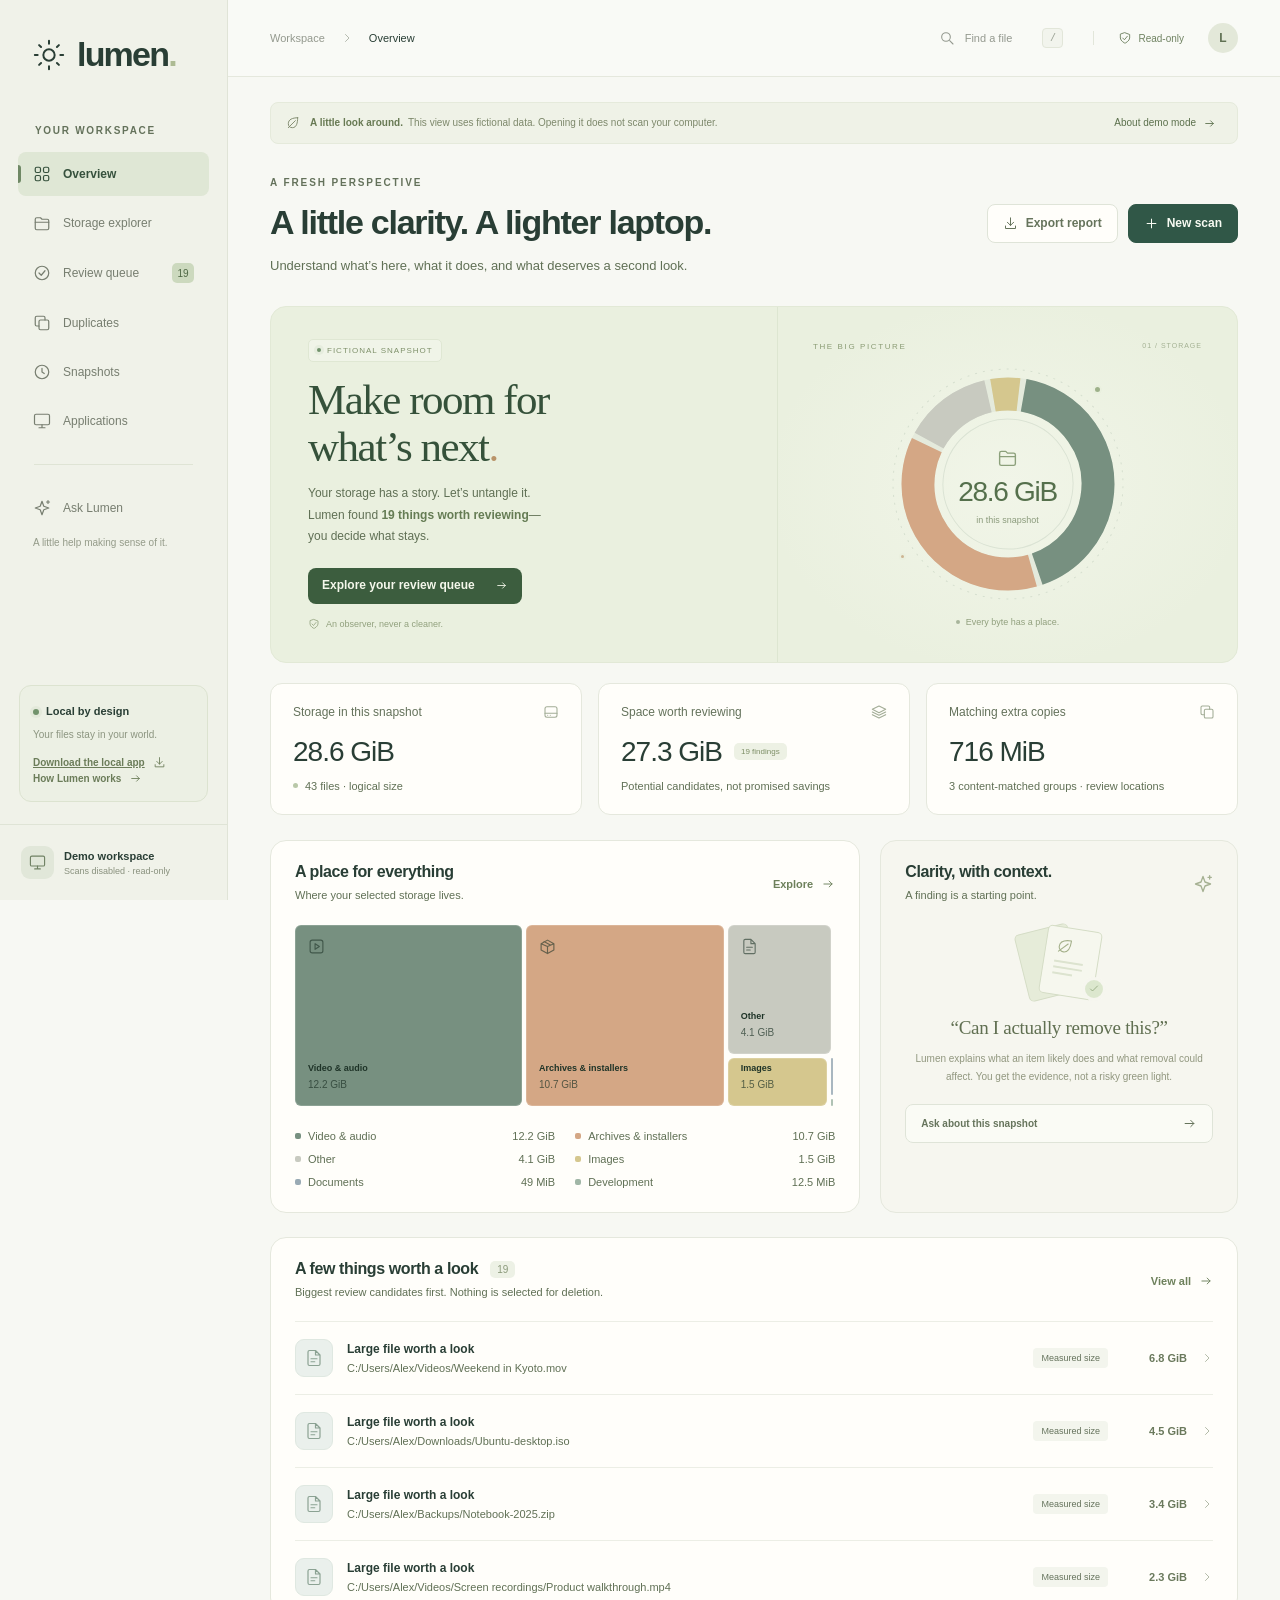
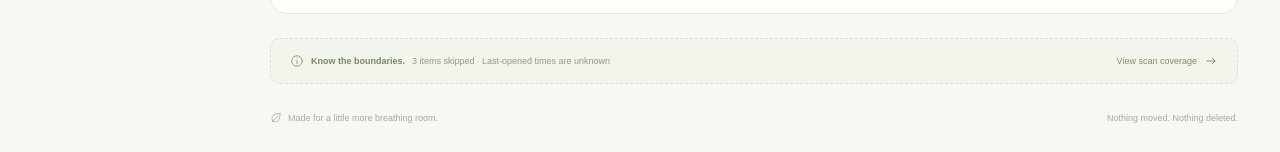
<file: index.html>
<!doctype html>
<html lang="en">
<head>
  <meta charset="utf-8">
  <meta name="viewport" content="width=device-width, initial-scale=1">
  <meta name="color-scheme" content="light">
  <meta name="description" content="A little clarity for your computer. Local, read-only storage intelligence.">
  <title>Lumen — A little clarity</title>
  <link rel="icon" href="./favicon.svg" type="image/svg+xml">
  <link rel="stylesheet" href="./styles.css">
  <script src="./pages-demo.js" defer></script>
  <script src="./app.js" defer></script>
</head>
<body>
  <a href="#main" class="skip-link">Skip to content</a>
  <div id="app"><div class="boot"><img src="./favicon.svg" alt="" width="48" height="48"><p>Let’s make some room.</p><span>Opening Lumen…</span></div></div>
  <div id="overlay-root"></div>
  <div id="toast" role="status" aria-live="polite"></div>
</body>
</html>
</file>
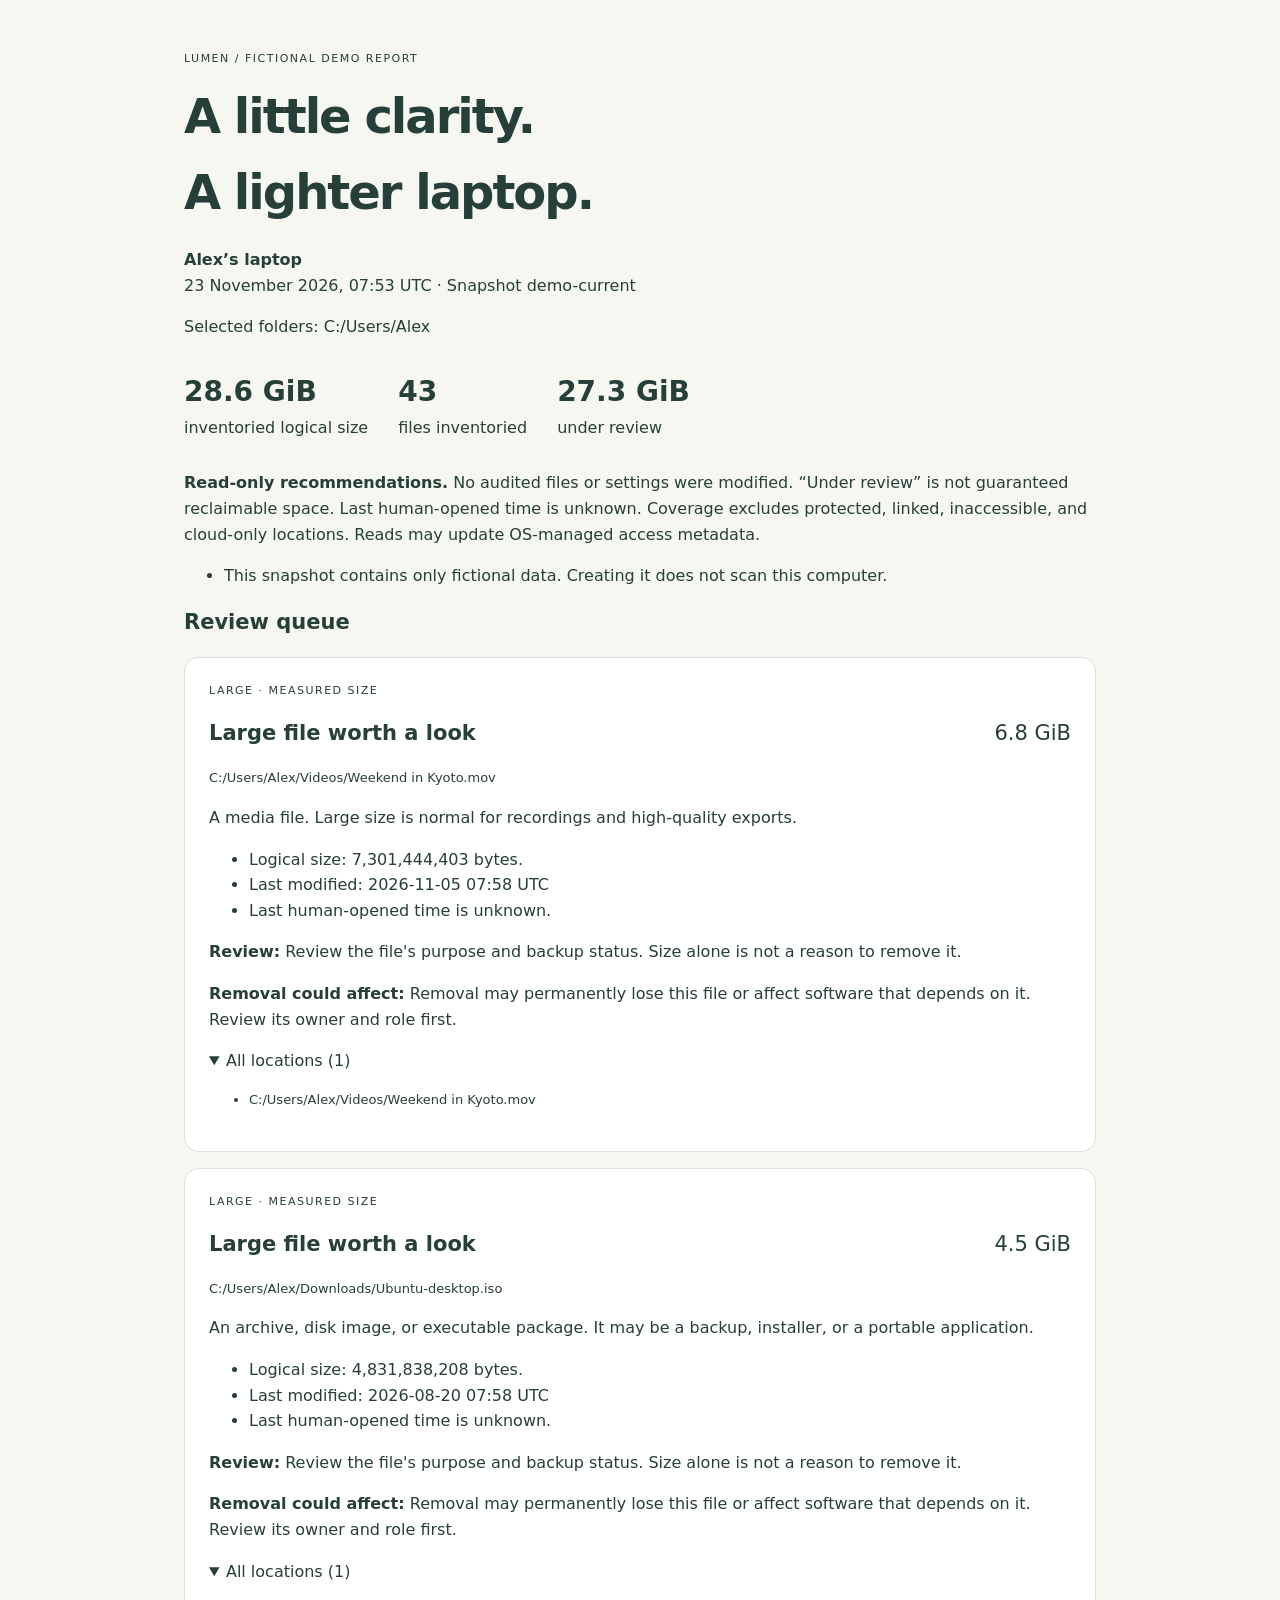
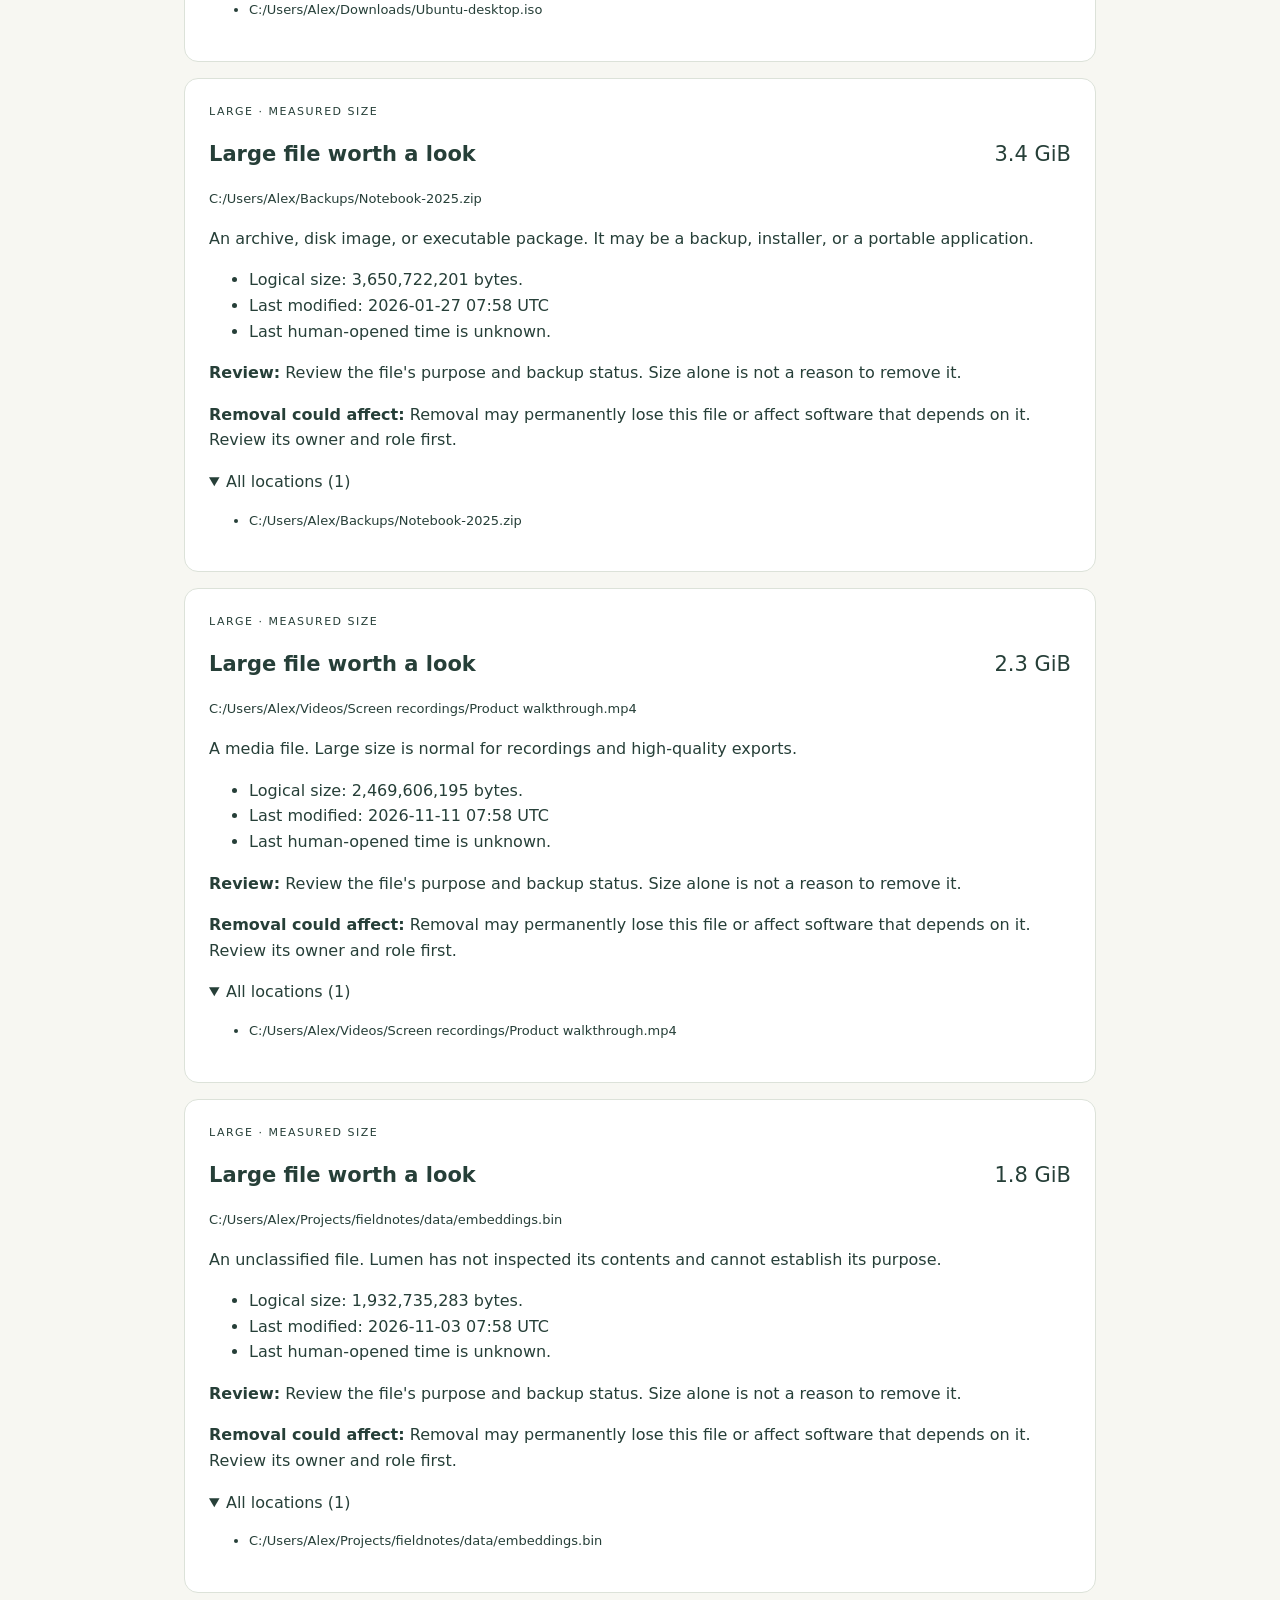
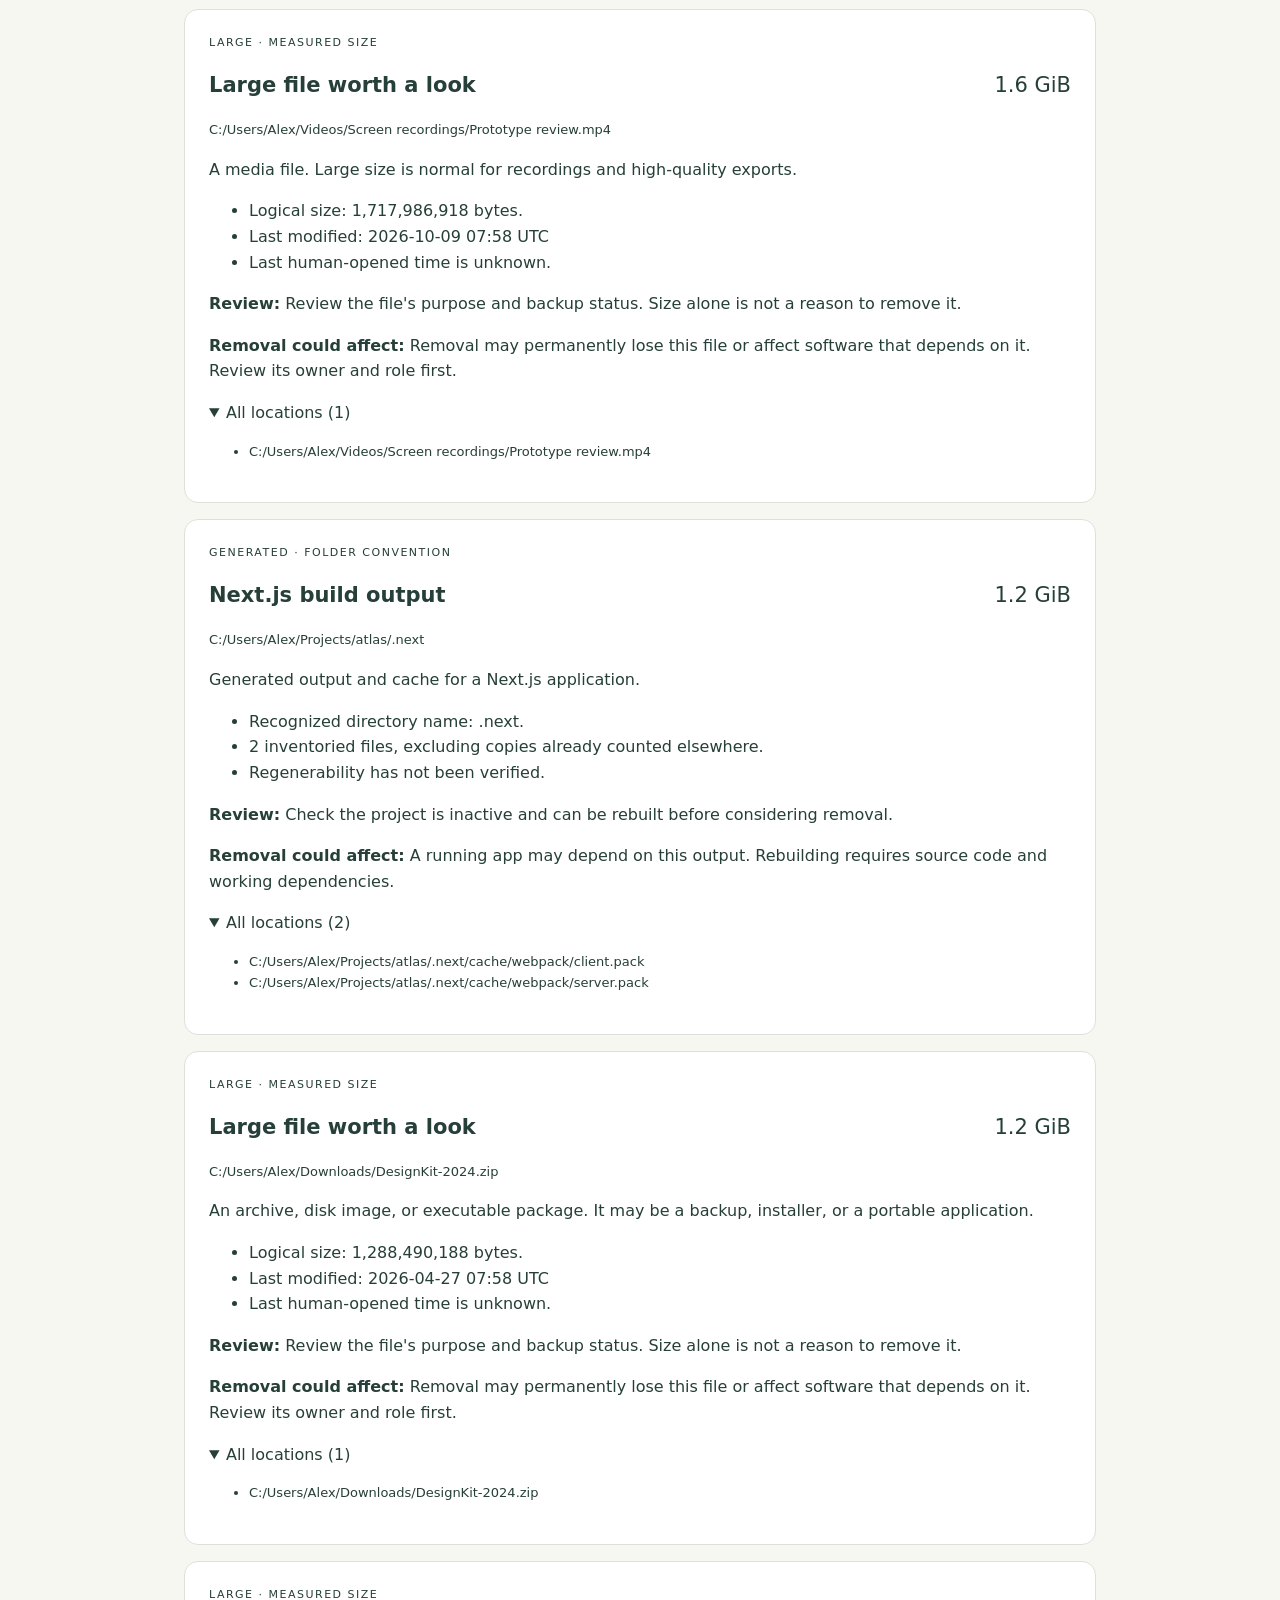
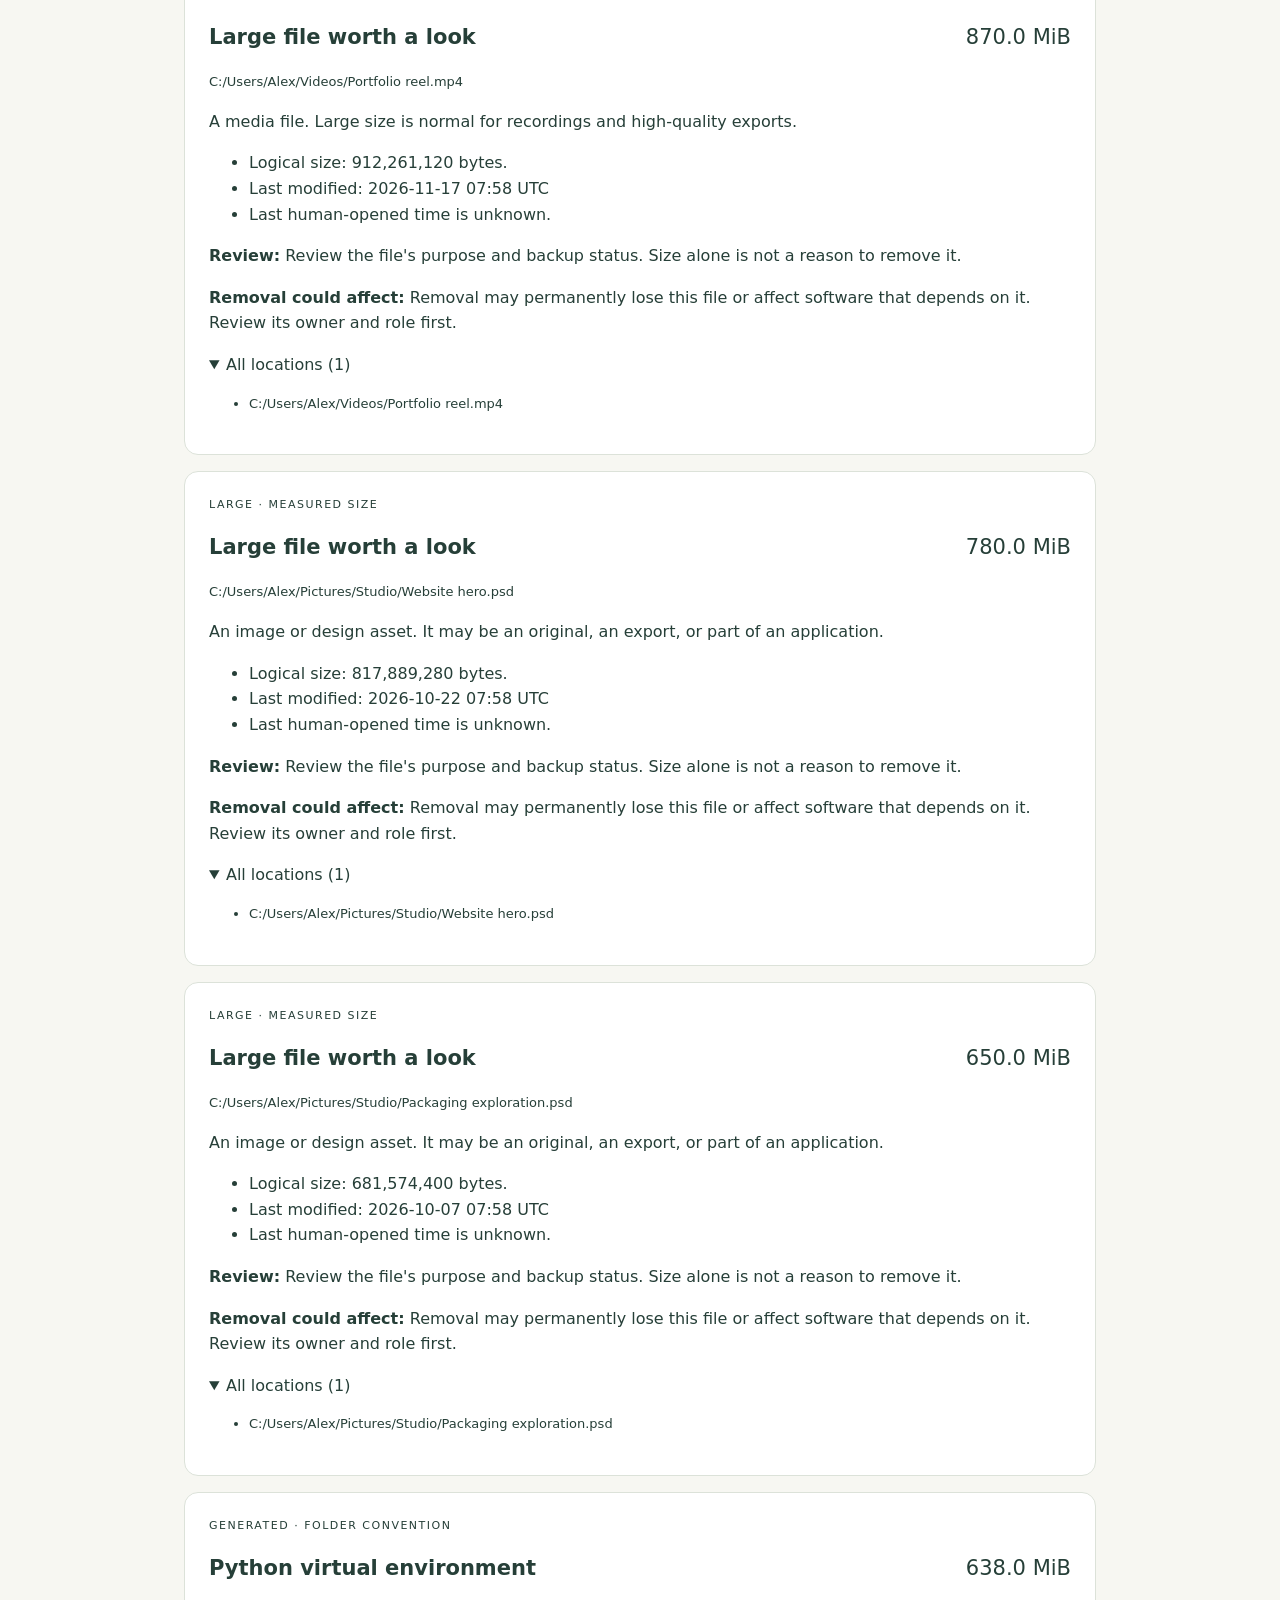
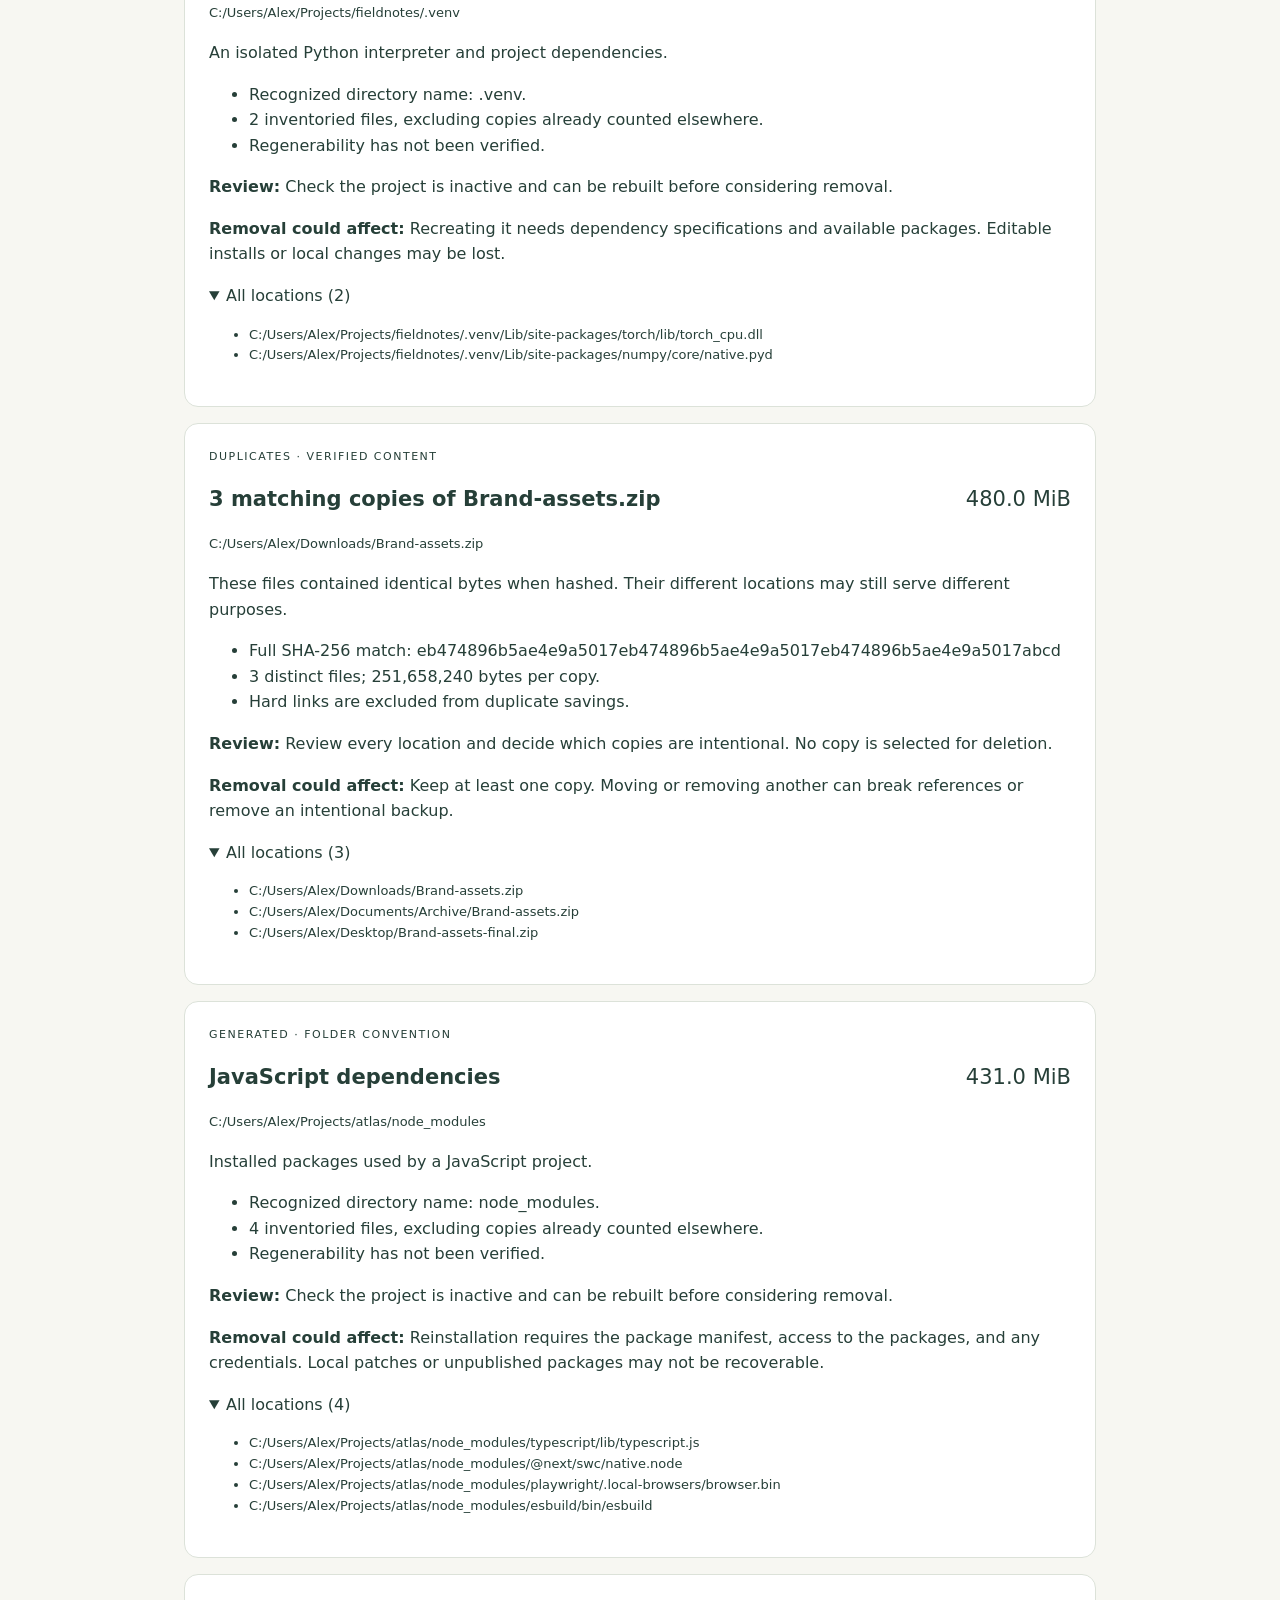
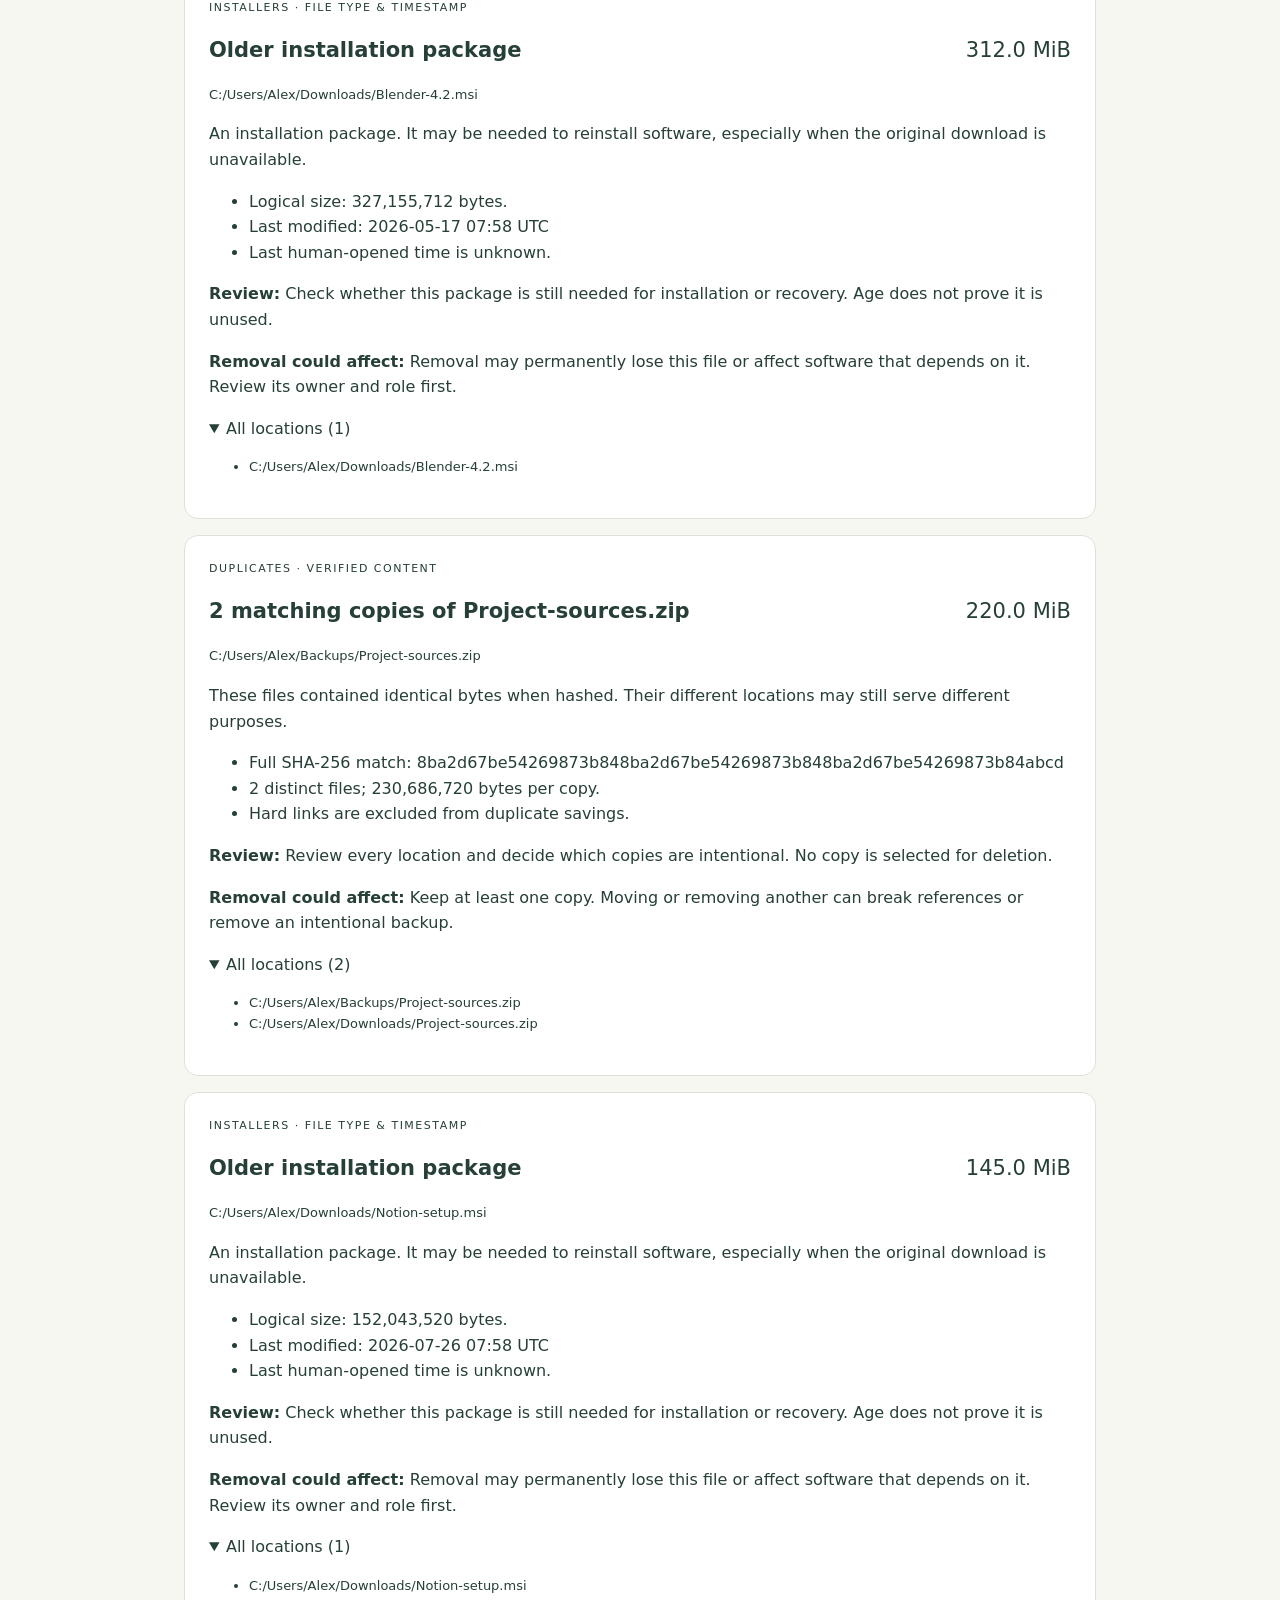
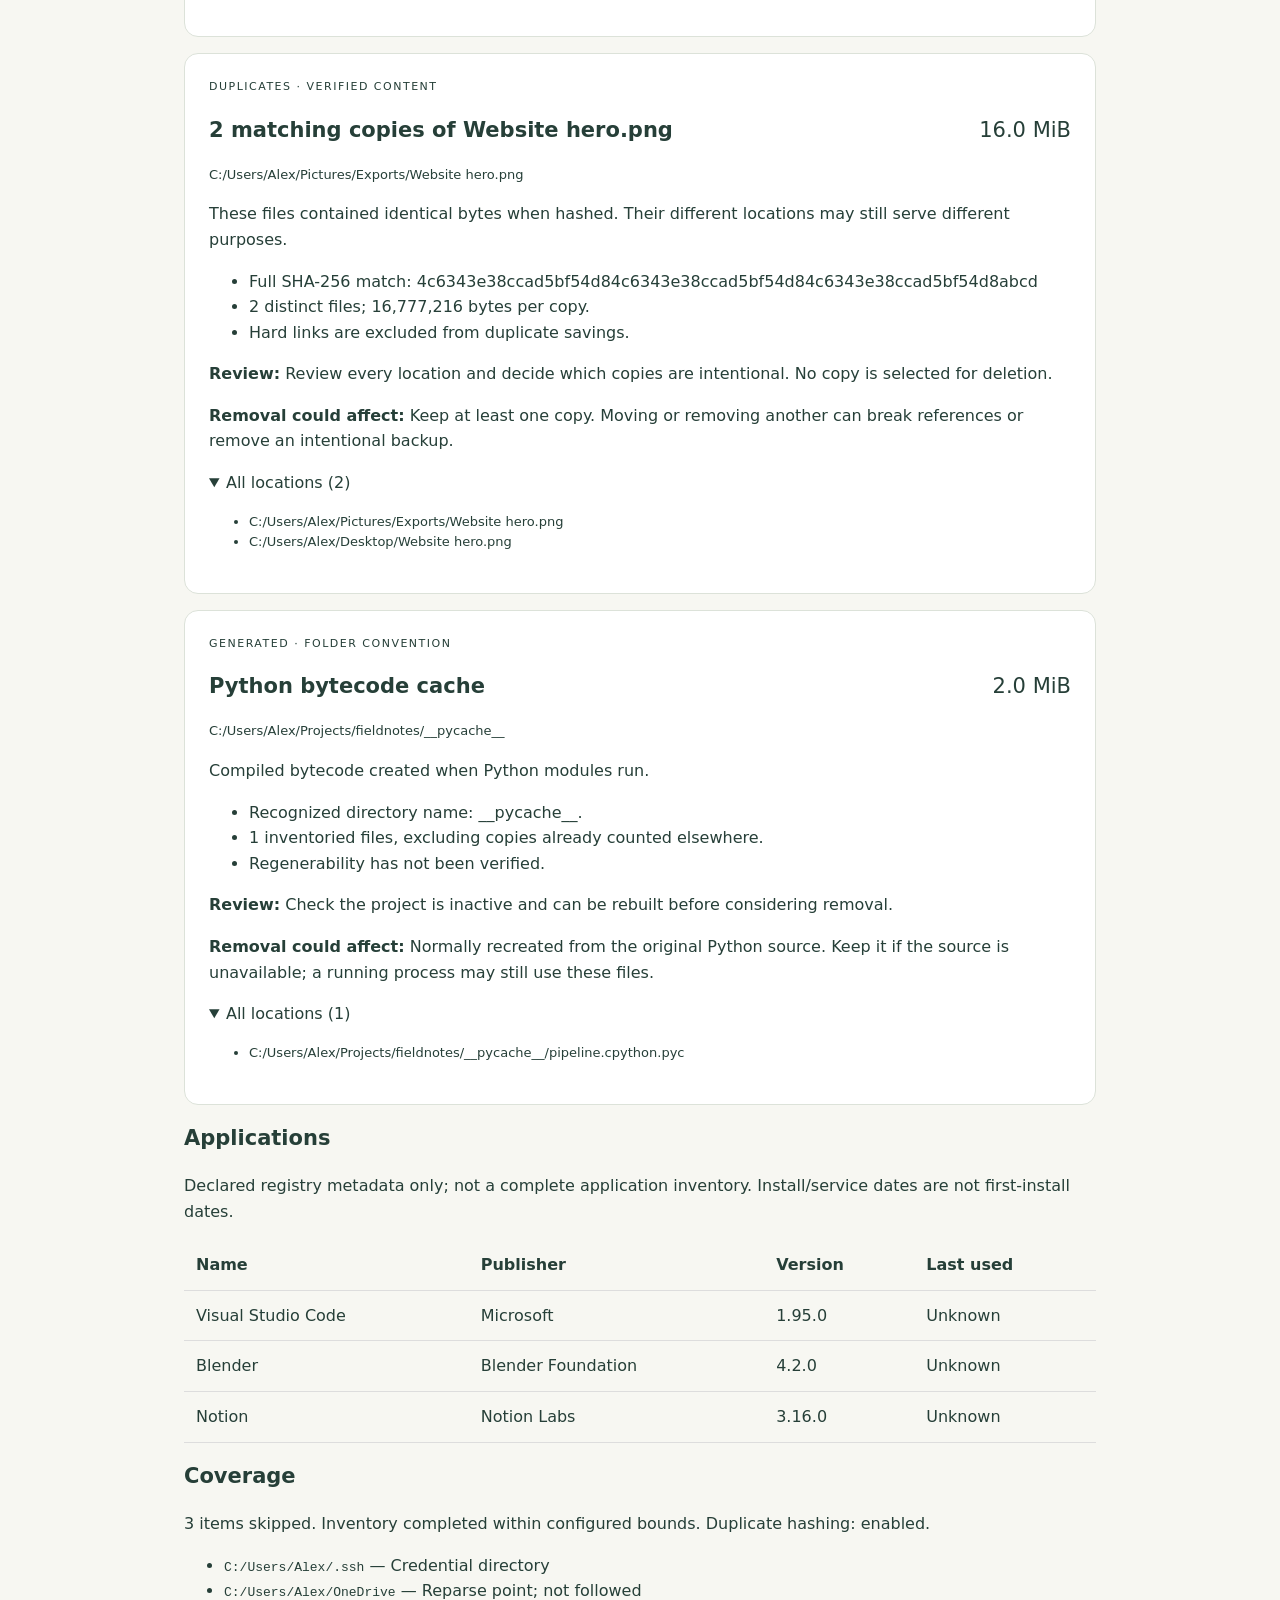
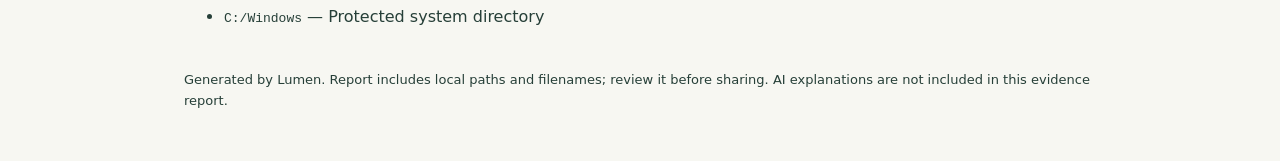
<file: exports/demo-current.html>
<!doctype html><html lang="en"><meta charset="utf-8"><meta name="viewport" content="width=device-width,initial-scale=1"><title>Lumen · Storage report</title><style>
    *{box-sizing:border-box}body{background:#f7f7f2;color:#263f38;font:16px/1.6 system-ui,sans-serif;max-width:960px;margin:0 auto;padding:50px 24px}h1{font-size:48px;letter-spacing:-2px;margin:10px 0}h2{font-size:21px}h2 span{float:right;font-weight:400}.tag{text-transform:uppercase;letter-spacing:1.5px;font-size:11px}.stats{display:flex;gap:30px;flex-wrap:wrap;margin:30px 0}.stats strong{font-size:28px;display:block}article{background:white;border:1px solid #dce2d9;border-radius:14px;padding:24px;margin:16px 0;break-inside:avoid}.path,code{overflow-wrap:anywhere;font-size:13px}table{width:100%;text-align:left;border-collapse:collapse}td,th{padding:12px;border-bottom:1px solid #ddd}footer{margin-top:40px;font-size:13px}@media print{body{background:white;padding:0}details{display:block}}
    </style><header><div class="tag">Lumen / Fictional demo report</div><h1>A little clarity.<br>A lighter laptop.</h1><p><b>Alex’s laptop</b><br>23 November 2026, 07:53 UTC · Snapshot demo-current</p><p>Selected folders: C:/Users/Alex</p></header><div class="stats"><div><strong>28.6 GiB</strong>inventoried logical size</div><div><strong>43</strong>files inventoried</div><div><strong>27.3 GiB</strong>under review</div></div><p><b>Read-only recommendations.</b> No audited files or settings were modified. “Under review” is not guaranteed reclaimable space. Last human-opened time is unknown. Coverage excludes protected, linked, inaccessible, and cloud-only locations. Reads may update OS-managed access metadata.</p><ul><li>This snapshot contains only fictional data. Creating it does not scan this computer.</li></ul><h2>Review queue</h2><article><div class='tag'>large · Measured size</div><h2>Large file worth a look <span>6.8 GiB</span></h2><p class='path'>C:/Users/Alex/Videos/Weekend in Kyoto.mov</p><p>A media file. Large size is normal for recordings and high-quality exports.</p><ul><li>Logical size: 7,301,444,403 bytes.</li><li>Last modified: 2026-11-05 07:58 UTC</li><li>Last human-opened time is unknown.</li></ul><p><b>Review:</b> Review the file&#x27;s purpose and backup status. Size alone is not a reason to remove it.</p><p><b>Removal could affect:</b> Removal may permanently lose this file or affect software that depends on it. Review its owner and role first.</p><details open><summary>All locations (1)</summary><ul><li class=path>C:/Users/Alex/Videos/Weekend in Kyoto.mov</li></ul></details></article><article><div class='tag'>large · Measured size</div><h2>Large file worth a look <span>4.5 GiB</span></h2><p class='path'>C:/Users/Alex/Downloads/Ubuntu-desktop.iso</p><p>An archive, disk image, or executable package. It may be a backup, installer, or a portable application.</p><ul><li>Logical size: 4,831,838,208 bytes.</li><li>Last modified: 2026-08-20 07:58 UTC</li><li>Last human-opened time is unknown.</li></ul><p><b>Review:</b> Review the file&#x27;s purpose and backup status. Size alone is not a reason to remove it.</p><p><b>Removal could affect:</b> Removal may permanently lose this file or affect software that depends on it. Review its owner and role first.</p><details open><summary>All locations (1)</summary><ul><li class=path>C:/Users/Alex/Downloads/Ubuntu-desktop.iso</li></ul></details></article><article><div class='tag'>large · Measured size</div><h2>Large file worth a look <span>3.4 GiB</span></h2><p class='path'>C:/Users/Alex/Backups/Notebook-2025.zip</p><p>An archive, disk image, or executable package. It may be a backup, installer, or a portable application.</p><ul><li>Logical size: 3,650,722,201 bytes.</li><li>Last modified: 2026-01-27 07:58 UTC</li><li>Last human-opened time is unknown.</li></ul><p><b>Review:</b> Review the file&#x27;s purpose and backup status. Size alone is not a reason to remove it.</p><p><b>Removal could affect:</b> Removal may permanently lose this file or affect software that depends on it. Review its owner and role first.</p><details open><summary>All locations (1)</summary><ul><li class=path>C:/Users/Alex/Backups/Notebook-2025.zip</li></ul></details></article><article><div class='tag'>large · Measured size</div><h2>Large file worth a look <span>2.3 GiB</span></h2><p class='path'>C:/Users/Alex/Videos/Screen recordings/Product walkthrough.mp4</p><p>A media file. Large size is normal for recordings and high-quality exports.</p><ul><li>Logical size: 2,469,606,195 bytes.</li><li>Last modified: 2026-11-11 07:58 UTC</li><li>Last human-opened time is unknown.</li></ul><p><b>Review:</b> Review the file&#x27;s purpose and backup status. Size alone is not a reason to remove it.</p><p><b>Removal could affect:</b> Removal may permanently lose this file or affect software that depends on it. Review its owner and role first.</p><details open><summary>All locations (1)</summary><ul><li class=path>C:/Users/Alex/Videos/Screen recordings/Product walkthrough.mp4</li></ul></details></article><article><div class='tag'>large · Measured size</div><h2>Large file worth a look <span>1.8 GiB</span></h2><p class='path'>C:/Users/Alex/Projects/fieldnotes/data/embeddings.bin</p><p>An unclassified file. Lumen has not inspected its contents and cannot establish its purpose.</p><ul><li>Logical size: 1,932,735,283 bytes.</li><li>Last modified: 2026-11-03 07:58 UTC</li><li>Last human-opened time is unknown.</li></ul><p><b>Review:</b> Review the file&#x27;s purpose and backup status. Size alone is not a reason to remove it.</p><p><b>Removal could affect:</b> Removal may permanently lose this file or affect software that depends on it. Review its owner and role first.</p><details open><summary>All locations (1)</summary><ul><li class=path>C:/Users/Alex/Projects/fieldnotes/data/embeddings.bin</li></ul></details></article><article><div class='tag'>large · Measured size</div><h2>Large file worth a look <span>1.6 GiB</span></h2><p class='path'>C:/Users/Alex/Videos/Screen recordings/Prototype review.mp4</p><p>A media file. Large size is normal for recordings and high-quality exports.</p><ul><li>Logical size: 1,717,986,918 bytes.</li><li>Last modified: 2026-10-09 07:58 UTC</li><li>Last human-opened time is unknown.</li></ul><p><b>Review:</b> Review the file&#x27;s purpose and backup status. Size alone is not a reason to remove it.</p><p><b>Removal could affect:</b> Removal may permanently lose this file or affect software that depends on it. Review its owner and role first.</p><details open><summary>All locations (1)</summary><ul><li class=path>C:/Users/Alex/Videos/Screen recordings/Prototype review.mp4</li></ul></details></article><article><div class='tag'>generated · Folder convention</div><h2>Next.js build output <span>1.2 GiB</span></h2><p class='path'>C:/Users/Alex/Projects/atlas/.next</p><p>Generated output and cache for a Next.js application.</p><ul><li>Recognized directory name: .next.</li><li>2 inventoried files, excluding copies already counted elsewhere.</li><li>Regenerability has not been verified.</li></ul><p><b>Review:</b> Check the project is inactive and can be rebuilt before considering removal.</p><p><b>Removal could affect:</b> A running app may depend on this output. Rebuilding requires source code and working dependencies.</p><details open><summary>All locations (2)</summary><ul><li class=path>C:/Users/Alex/Projects/atlas/.next/cache/webpack/client.pack</li><li class=path>C:/Users/Alex/Projects/atlas/.next/cache/webpack/server.pack</li></ul></details></article><article><div class='tag'>large · Measured size</div><h2>Large file worth a look <span>1.2 GiB</span></h2><p class='path'>C:/Users/Alex/Downloads/DesignKit-2024.zip</p><p>An archive, disk image, or executable package. It may be a backup, installer, or a portable application.</p><ul><li>Logical size: 1,288,490,188 bytes.</li><li>Last modified: 2026-04-27 07:58 UTC</li><li>Last human-opened time is unknown.</li></ul><p><b>Review:</b> Review the file&#x27;s purpose and backup status. Size alone is not a reason to remove it.</p><p><b>Removal could affect:</b> Removal may permanently lose this file or affect software that depends on it. Review its owner and role first.</p><details open><summary>All locations (1)</summary><ul><li class=path>C:/Users/Alex/Downloads/DesignKit-2024.zip</li></ul></details></article><article><div class='tag'>large · Measured size</div><h2>Large file worth a look <span>870.0 MiB</span></h2><p class='path'>C:/Users/Alex/Videos/Portfolio reel.mp4</p><p>A media file. Large size is normal for recordings and high-quality exports.</p><ul><li>Logical size: 912,261,120 bytes.</li><li>Last modified: 2026-11-17 07:58 UTC</li><li>Last human-opened time is unknown.</li></ul><p><b>Review:</b> Review the file&#x27;s purpose and backup status. Size alone is not a reason to remove it.</p><p><b>Removal could affect:</b> Removal may permanently lose this file or affect software that depends on it. Review its owner and role first.</p><details open><summary>All locations (1)</summary><ul><li class=path>C:/Users/Alex/Videos/Portfolio reel.mp4</li></ul></details></article><article><div class='tag'>large · Measured size</div><h2>Large file worth a look <span>780.0 MiB</span></h2><p class='path'>C:/Users/Alex/Pictures/Studio/Website hero.psd</p><p>An image or design asset. It may be an original, an export, or part of an application.</p><ul><li>Logical size: 817,889,280 bytes.</li><li>Last modified: 2026-10-22 07:58 UTC</li><li>Last human-opened time is unknown.</li></ul><p><b>Review:</b> Review the file&#x27;s purpose and backup status. Size alone is not a reason to remove it.</p><p><b>Removal could affect:</b> Removal may permanently lose this file or affect software that depends on it. Review its owner and role first.</p><details open><summary>All locations (1)</summary><ul><li class=path>C:/Users/Alex/Pictures/Studio/Website hero.psd</li></ul></details></article><article><div class='tag'>large · Measured size</div><h2>Large file worth a look <span>650.0 MiB</span></h2><p class='path'>C:/Users/Alex/Pictures/Studio/Packaging exploration.psd</p><p>An image or design asset. It may be an original, an export, or part of an application.</p><ul><li>Logical size: 681,574,400 bytes.</li><li>Last modified: 2026-10-07 07:58 UTC</li><li>Last human-opened time is unknown.</li></ul><p><b>Review:</b> Review the file&#x27;s purpose and backup status. Size alone is not a reason to remove it.</p><p><b>Removal could affect:</b> Removal may permanently lose this file or affect software that depends on it. Review its owner and role first.</p><details open><summary>All locations (1)</summary><ul><li class=path>C:/Users/Alex/Pictures/Studio/Packaging exploration.psd</li></ul></details></article><article><div class='tag'>generated · Folder convention</div><h2>Python virtual environment <span>638.0 MiB</span></h2><p class='path'>C:/Users/Alex/Projects/fieldnotes/.venv</p><p>An isolated Python interpreter and project dependencies.</p><ul><li>Recognized directory name: .venv.</li><li>2 inventoried files, excluding copies already counted elsewhere.</li><li>Regenerability has not been verified.</li></ul><p><b>Review:</b> Check the project is inactive and can be rebuilt before considering removal.</p><p><b>Removal could affect:</b> Recreating it needs dependency specifications and available packages. Editable installs or local changes may be lost.</p><details open><summary>All locations (2)</summary><ul><li class=path>C:/Users/Alex/Projects/fieldnotes/.venv/Lib/site-packages/torch/lib/torch_cpu.dll</li><li class=path>C:/Users/Alex/Projects/fieldnotes/.venv/Lib/site-packages/numpy/core/native.pyd</li></ul></details></article><article><div class='tag'>duplicates · Verified content</div><h2>3 matching copies of Brand-assets.zip <span>480.0 MiB</span></h2><p class='path'>C:/Users/Alex/Downloads/Brand-assets.zip</p><p>These files contained identical bytes when hashed. Their different locations may still serve different purposes.</p><ul><li>Full SHA-256 match: eb474896b5ae4e9a5017eb474896b5ae4e9a5017eb474896b5ae4e9a5017abcd</li><li>3 distinct files; 251,658,240 bytes per copy.</li><li>Hard links are excluded from duplicate savings.</li></ul><p><b>Review:</b> Review every location and decide which copies are intentional. No copy is selected for deletion.</p><p><b>Removal could affect:</b> Keep at least one copy. Moving or removing another can break references or remove an intentional backup.</p><details open><summary>All locations (3)</summary><ul><li class=path>C:/Users/Alex/Downloads/Brand-assets.zip</li><li class=path>C:/Users/Alex/Documents/Archive/Brand-assets.zip</li><li class=path>C:/Users/Alex/Desktop/Brand-assets-final.zip</li></ul></details></article><article><div class='tag'>generated · Folder convention</div><h2>JavaScript dependencies <span>431.0 MiB</span></h2><p class='path'>C:/Users/Alex/Projects/atlas/node_modules</p><p>Installed packages used by a JavaScript project.</p><ul><li>Recognized directory name: node_modules.</li><li>4 inventoried files, excluding copies already counted elsewhere.</li><li>Regenerability has not been verified.</li></ul><p><b>Review:</b> Check the project is inactive and can be rebuilt before considering removal.</p><p><b>Removal could affect:</b> Reinstallation requires the package manifest, access to the packages, and any credentials. Local patches or unpublished packages may not be recoverable.</p><details open><summary>All locations (4)</summary><ul><li class=path>C:/Users/Alex/Projects/atlas/node_modules/typescript/lib/typescript.js</li><li class=path>C:/Users/Alex/Projects/atlas/node_modules/@next/swc/native.node</li><li class=path>C:/Users/Alex/Projects/atlas/node_modules/playwright/.local-browsers/browser.bin</li><li class=path>C:/Users/Alex/Projects/atlas/node_modules/esbuild/bin/esbuild</li></ul></details></article><article><div class='tag'>installers · File type &amp; timestamp</div><h2>Older installation package <span>312.0 MiB</span></h2><p class='path'>C:/Users/Alex/Downloads/Blender-4.2.msi</p><p>An installation package. It may be needed to reinstall software, especially when the original download is unavailable.</p><ul><li>Logical size: 327,155,712 bytes.</li><li>Last modified: 2026-05-17 07:58 UTC</li><li>Last human-opened time is unknown.</li></ul><p><b>Review:</b> Check whether this package is still needed for installation or recovery. Age does not prove it is unused.</p><p><b>Removal could affect:</b> Removal may permanently lose this file or affect software that depends on it. Review its owner and role first.</p><details open><summary>All locations (1)</summary><ul><li class=path>C:/Users/Alex/Downloads/Blender-4.2.msi</li></ul></details></article><article><div class='tag'>duplicates · Verified content</div><h2>2 matching copies of Project-sources.zip <span>220.0 MiB</span></h2><p class='path'>C:/Users/Alex/Backups/Project-sources.zip</p><p>These files contained identical bytes when hashed. Their different locations may still serve different purposes.</p><ul><li>Full SHA-256 match: 8ba2d67be54269873b848ba2d67be54269873b848ba2d67be54269873b84abcd</li><li>2 distinct files; 230,686,720 bytes per copy.</li><li>Hard links are excluded from duplicate savings.</li></ul><p><b>Review:</b> Review every location and decide which copies are intentional. No copy is selected for deletion.</p><p><b>Removal could affect:</b> Keep at least one copy. Moving or removing another can break references or remove an intentional backup.</p><details open><summary>All locations (2)</summary><ul><li class=path>C:/Users/Alex/Backups/Project-sources.zip</li><li class=path>C:/Users/Alex/Downloads/Project-sources.zip</li></ul></details></article><article><div class='tag'>installers · File type &amp; timestamp</div><h2>Older installation package <span>145.0 MiB</span></h2><p class='path'>C:/Users/Alex/Downloads/Notion-setup.msi</p><p>An installation package. It may be needed to reinstall software, especially when the original download is unavailable.</p><ul><li>Logical size: 152,043,520 bytes.</li><li>Last modified: 2026-07-26 07:58 UTC</li><li>Last human-opened time is unknown.</li></ul><p><b>Review:</b> Check whether this package is still needed for installation or recovery. Age does not prove it is unused.</p><p><b>Removal could affect:</b> Removal may permanently lose this file or affect software that depends on it. Review its owner and role first.</p><details open><summary>All locations (1)</summary><ul><li class=path>C:/Users/Alex/Downloads/Notion-setup.msi</li></ul></details></article><article><div class='tag'>duplicates · Verified content</div><h2>2 matching copies of Website hero.png <span>16.0 MiB</span></h2><p class='path'>C:/Users/Alex/Pictures/Exports/Website hero.png</p><p>These files contained identical bytes when hashed. Their different locations may still serve different purposes.</p><ul><li>Full SHA-256 match: 4c6343e38ccad5bf54d84c6343e38ccad5bf54d84c6343e38ccad5bf54d8abcd</li><li>2 distinct files; 16,777,216 bytes per copy.</li><li>Hard links are excluded from duplicate savings.</li></ul><p><b>Review:</b> Review every location and decide which copies are intentional. No copy is selected for deletion.</p><p><b>Removal could affect:</b> Keep at least one copy. Moving or removing another can break references or remove an intentional backup.</p><details open><summary>All locations (2)</summary><ul><li class=path>C:/Users/Alex/Pictures/Exports/Website hero.png</li><li class=path>C:/Users/Alex/Desktop/Website hero.png</li></ul></details></article><article><div class='tag'>generated · Folder convention</div><h2>Python bytecode cache <span>2.0 MiB</span></h2><p class='path'>C:/Users/Alex/Projects/fieldnotes/__pycache__</p><p>Compiled bytecode created when Python modules run.</p><ul><li>Recognized directory name: __pycache__.</li><li>1 inventoried files, excluding copies already counted elsewhere.</li><li>Regenerability has not been verified.</li></ul><p><b>Review:</b> Check the project is inactive and can be rebuilt before considering removal.</p><p><b>Removal could affect:</b> Normally recreated from the original Python source. Keep it if the source is unavailable; a running process may still use these files.</p><details open><summary>All locations (1)</summary><ul><li class=path>C:/Users/Alex/Projects/fieldnotes/__pycache__/pipeline.cpython.pyc</li></ul></details></article><h2>Applications</h2><p>Declared registry metadata only; not a complete application inventory. Install/service dates are not first-install dates.</p><table><thead><tr><th>Name</th><th>Publisher</th><th>Version</th><th>Last used</th></tr></thead><tbody><tr><td>Visual Studio Code</td><td>Microsoft</td><td>1.95.0</td><td>Unknown</td></tr><tr><td>Blender</td><td>Blender Foundation</td><td>4.2.0</td><td>Unknown</td></tr><tr><td>Notion</td><td>Notion Labs</td><td>3.16.0</td><td>Unknown</td></tr></tbody></table><h2>Coverage</h2><p>3 items skipped. Inventory completed within configured bounds. Duplicate hashing: enabled.</p><ul><li><code>C:/Users/Alex/.ssh</code> — Credential directory</li><li><code>C:/Users/Alex/OneDrive</code> — Reparse point; not followed</li><li><code>C:/Windows</code> — Protected system directory</li></ul><footer>Generated by Lumen. Report includes local paths and filenames; review it before sharing. AI explanations are not included in this evidence report.</footer></html>
</file>
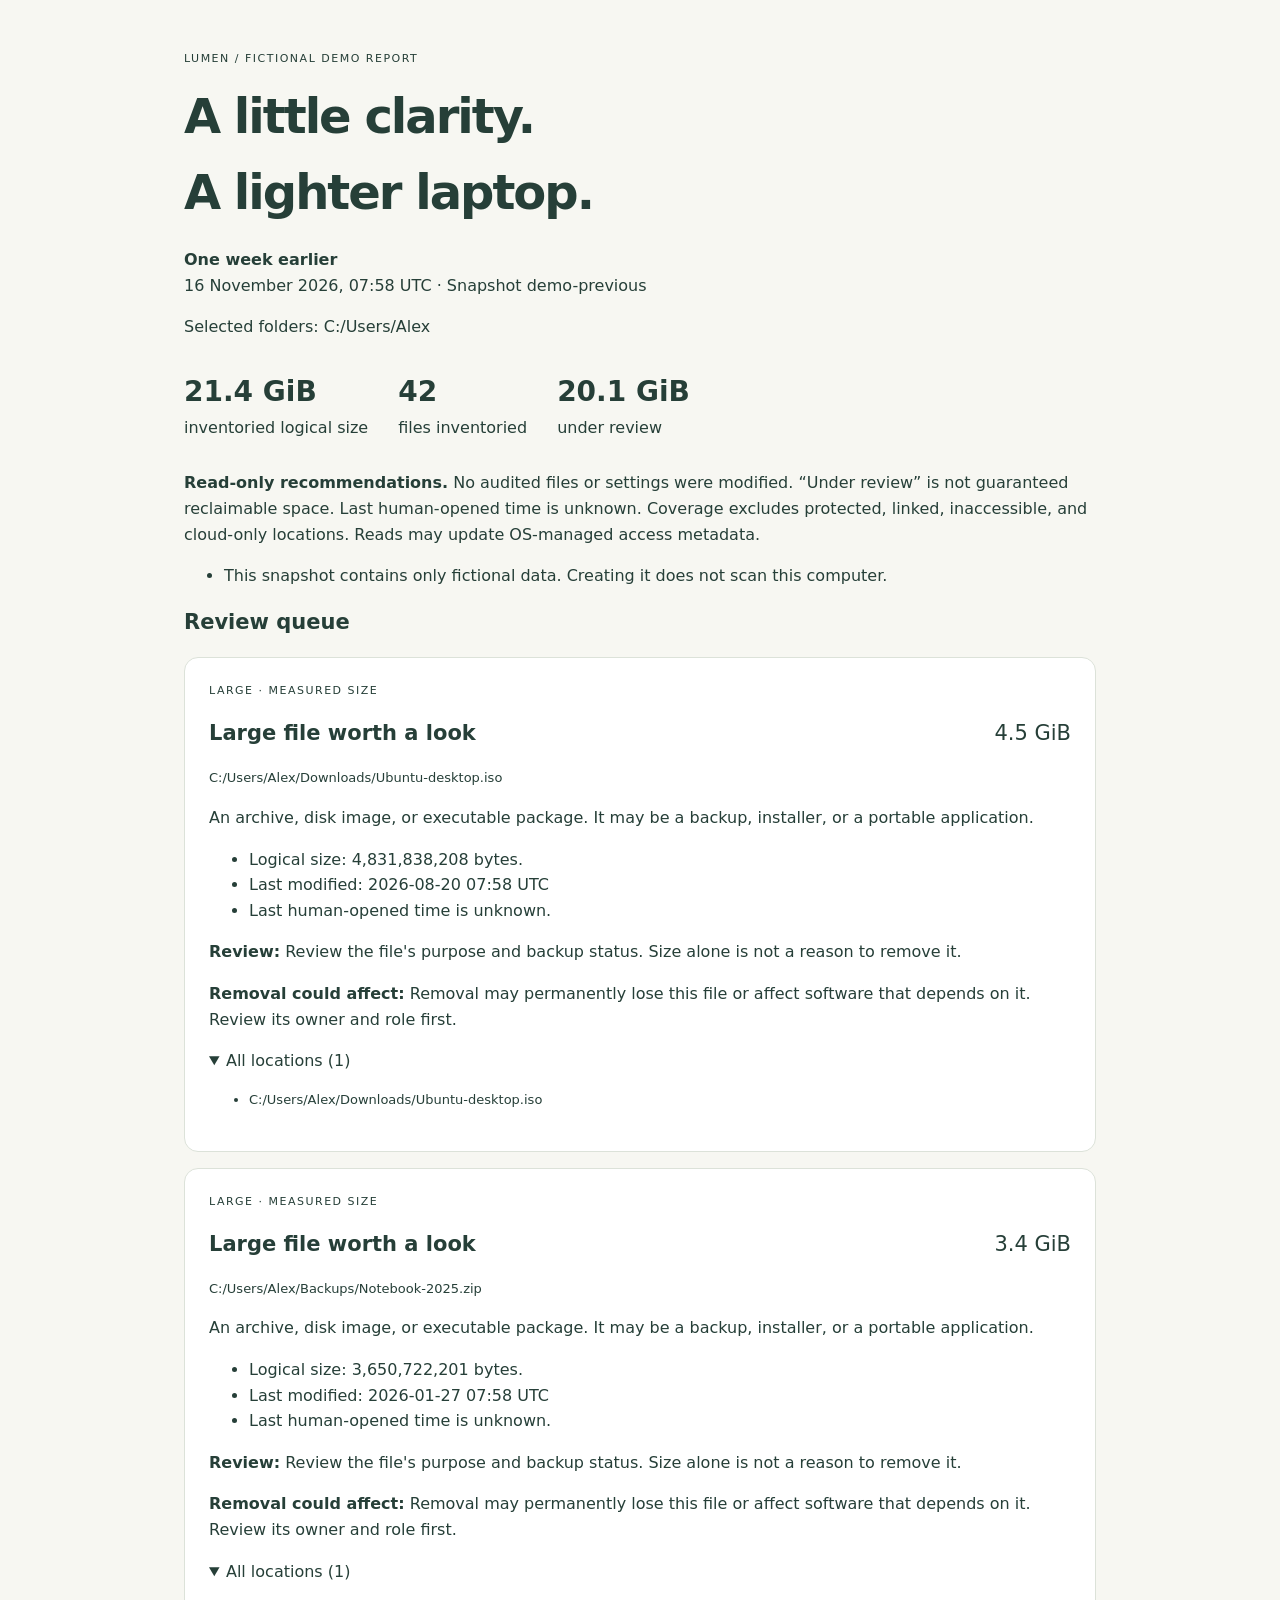
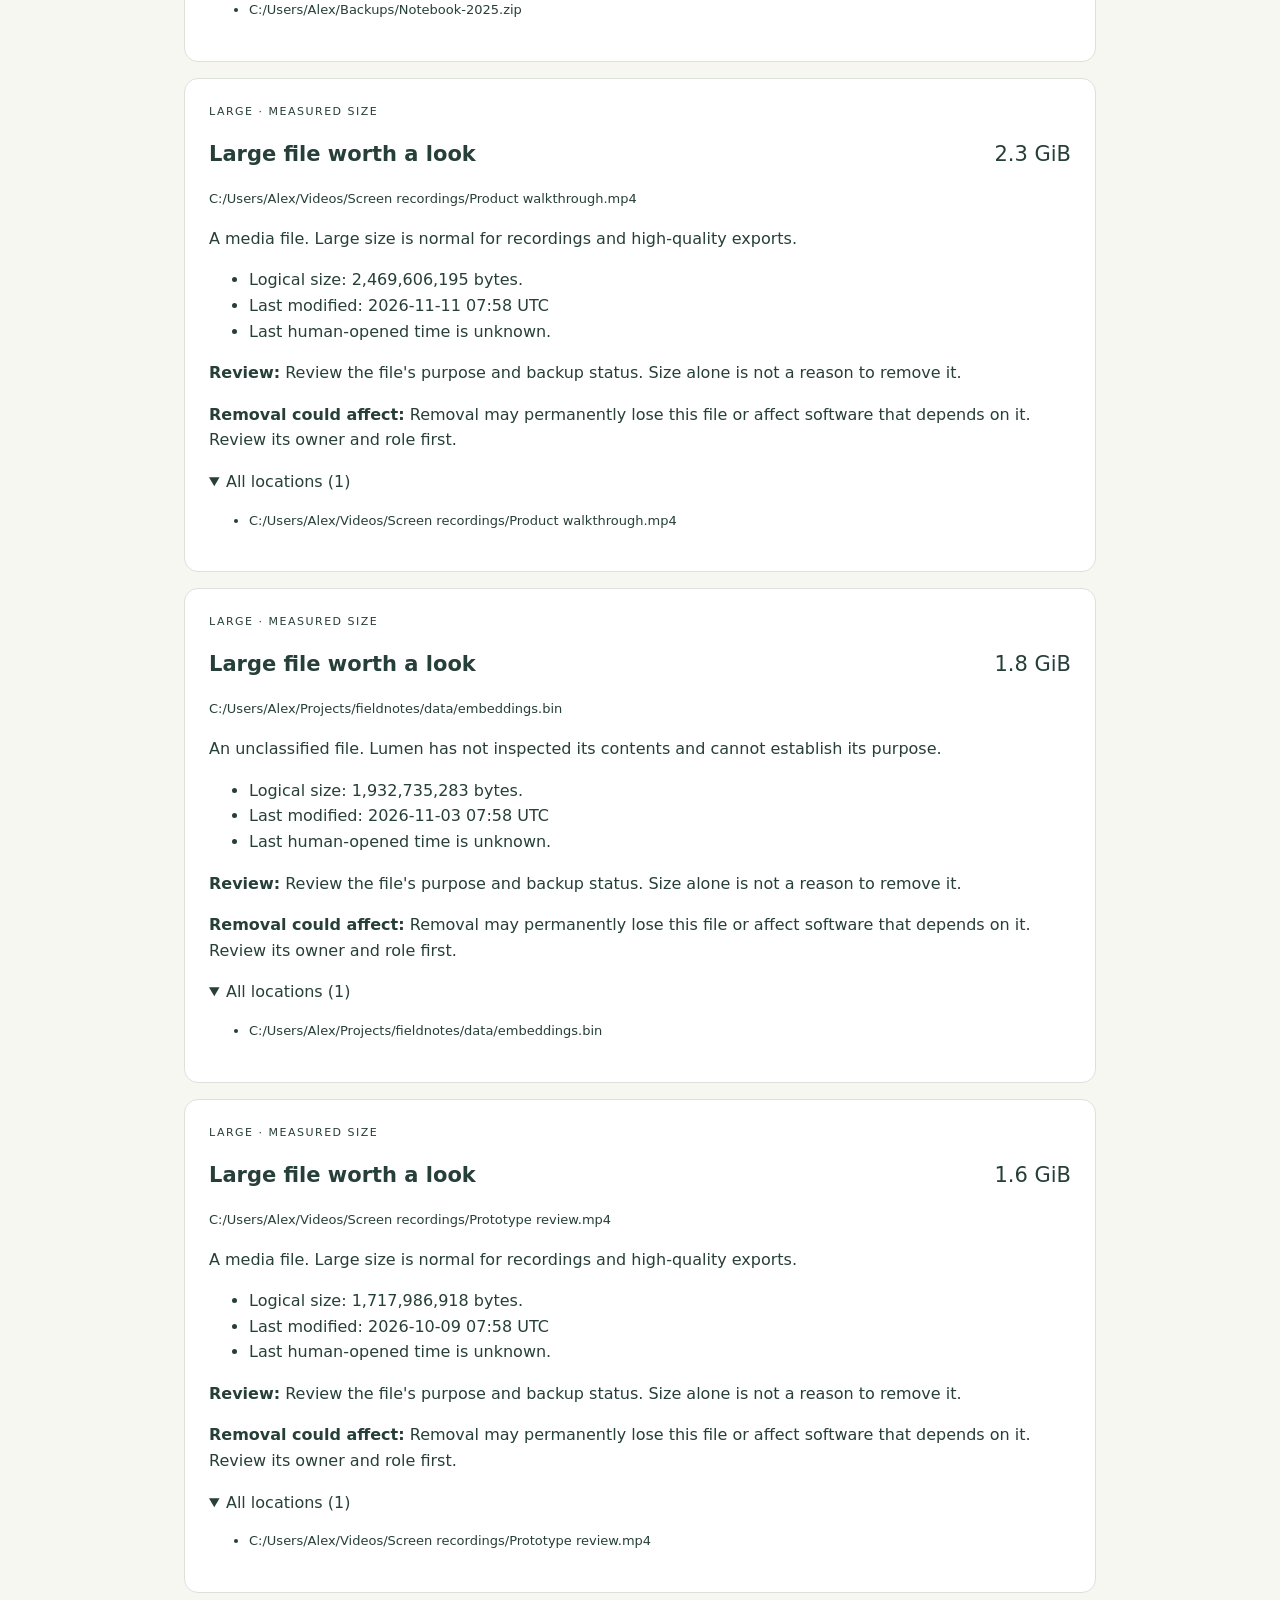
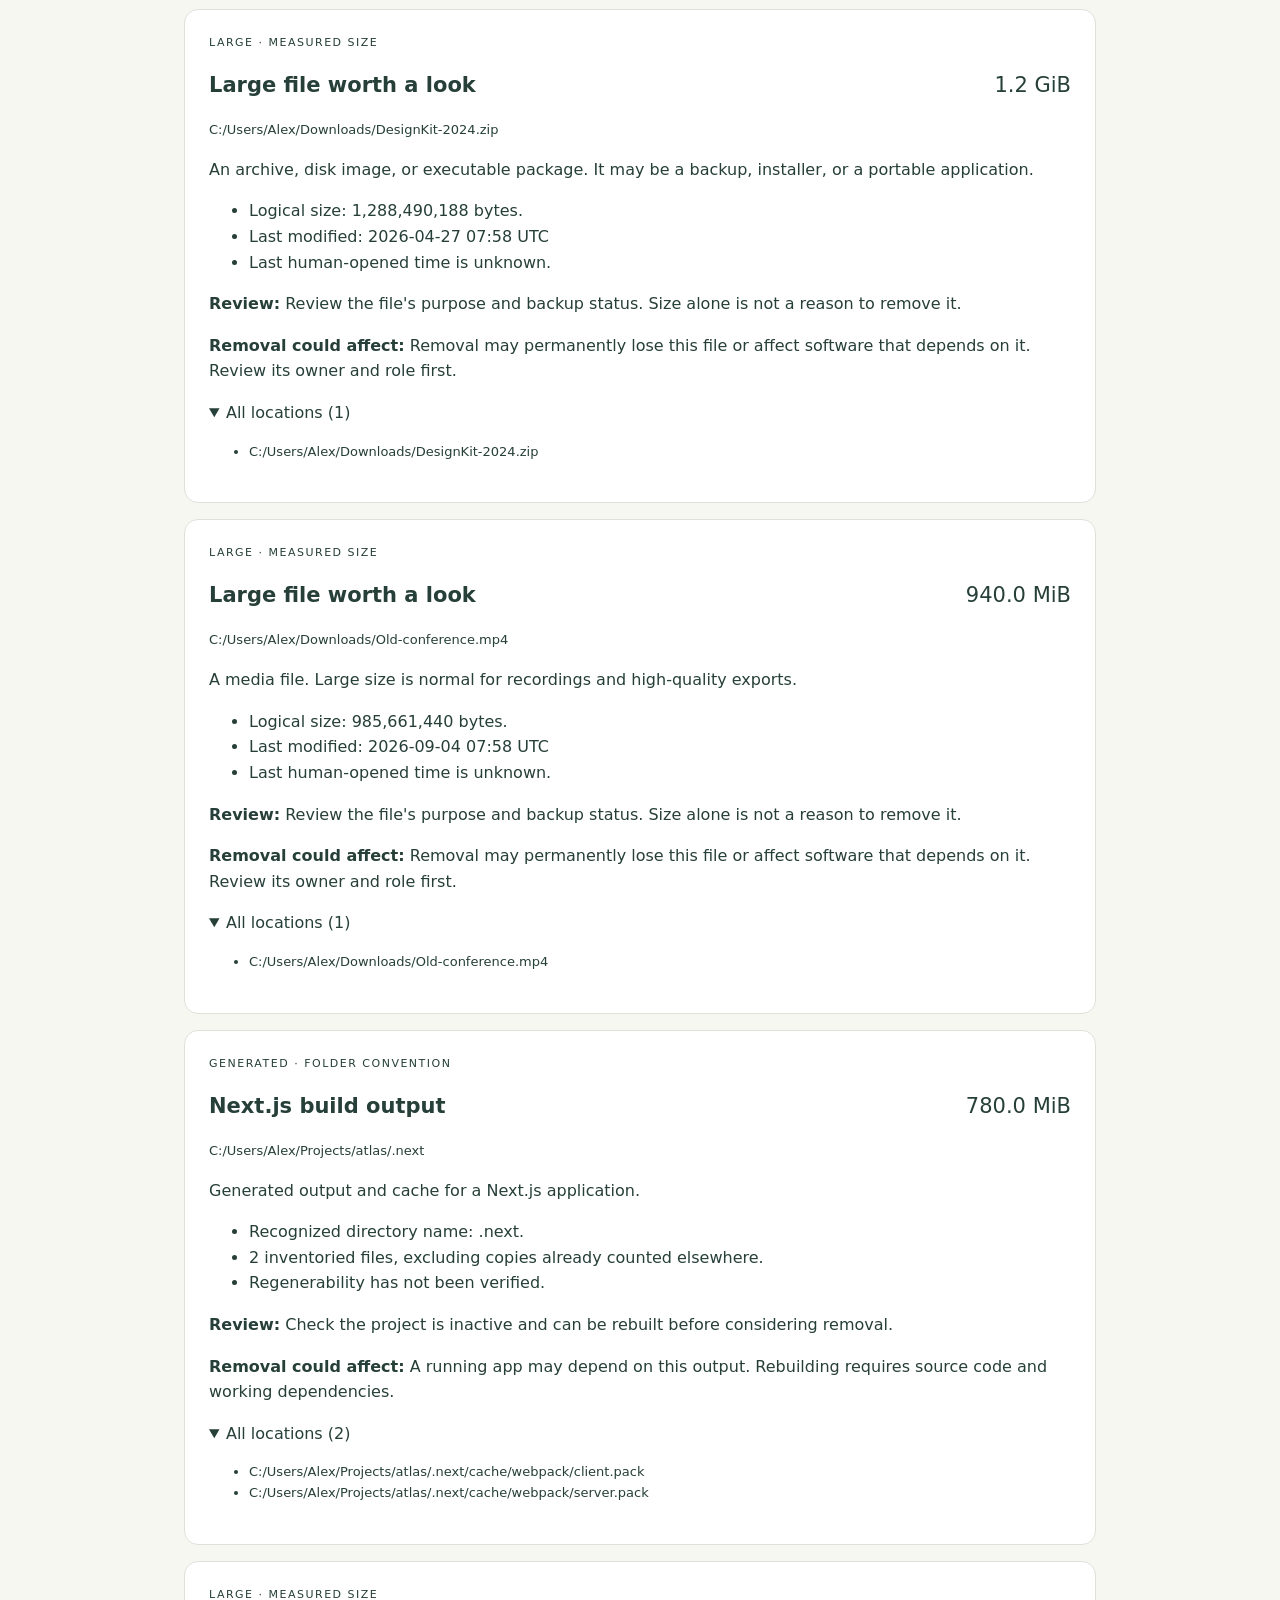
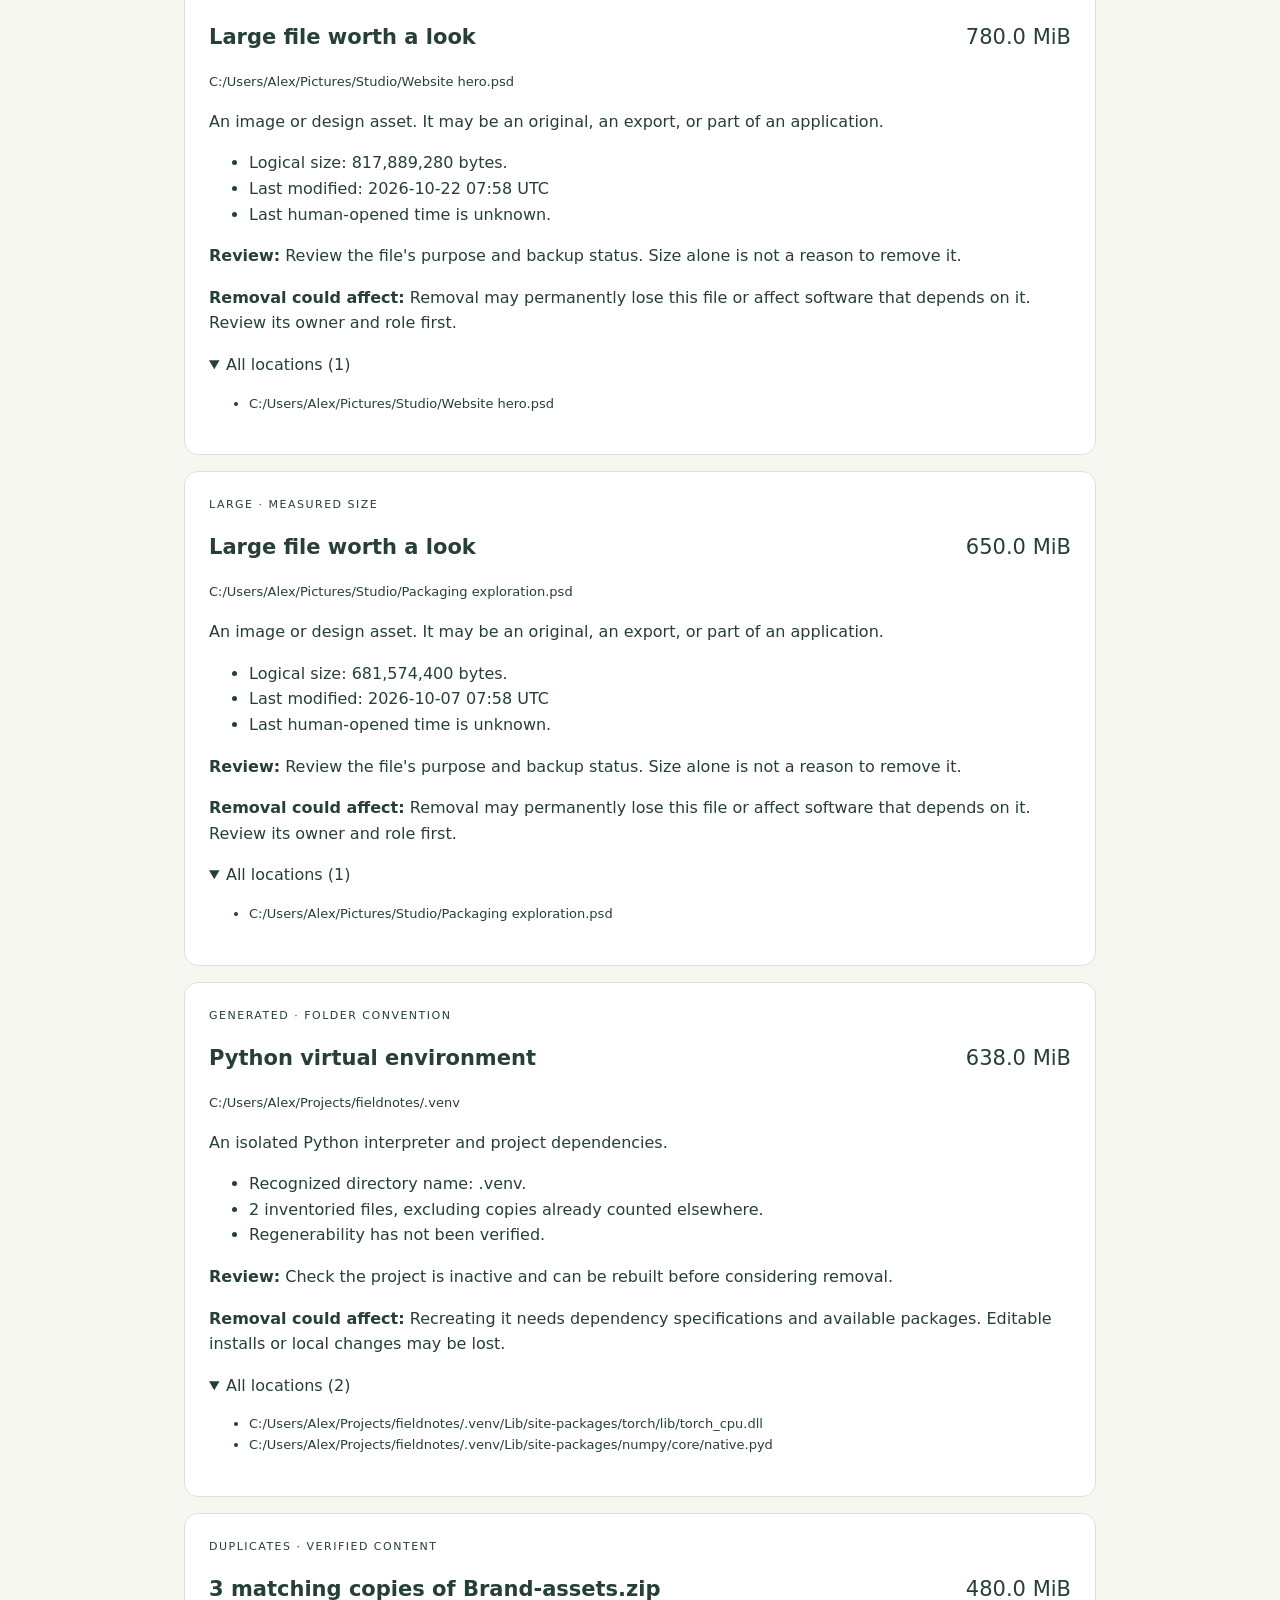
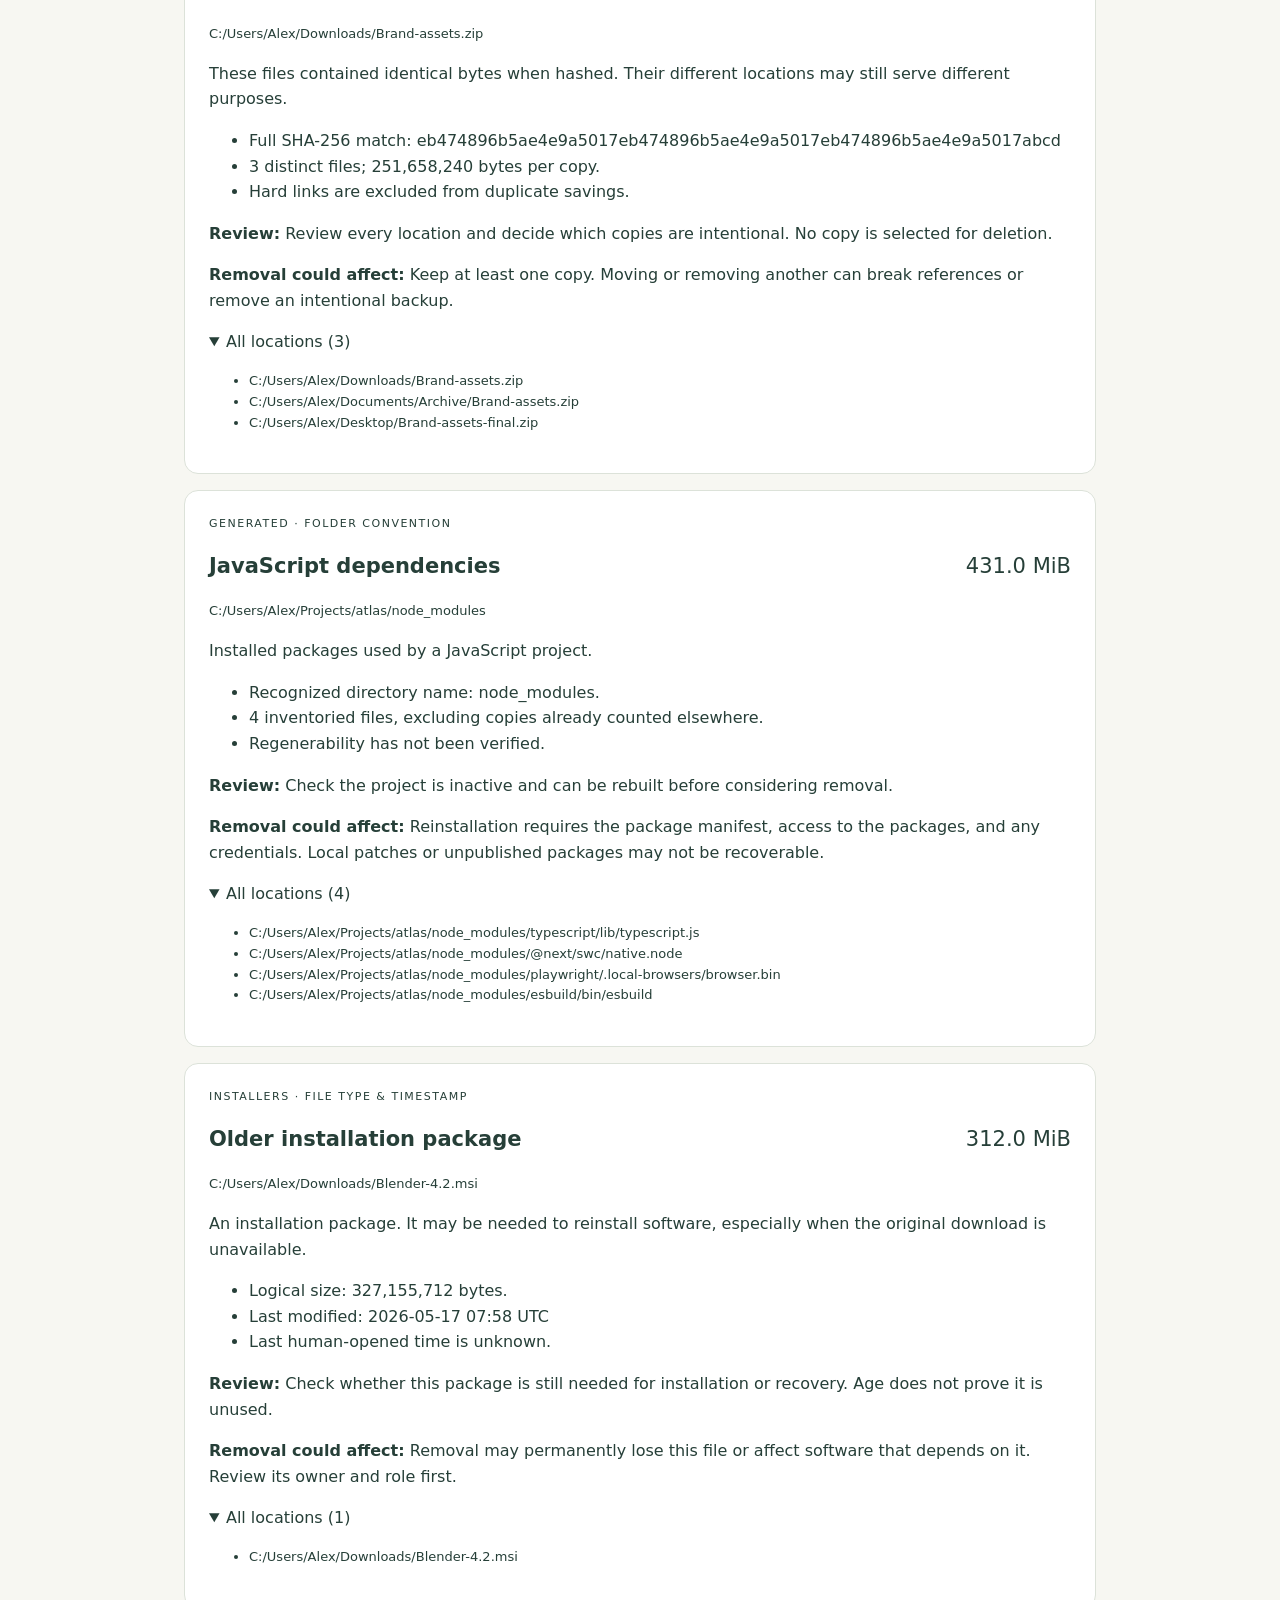
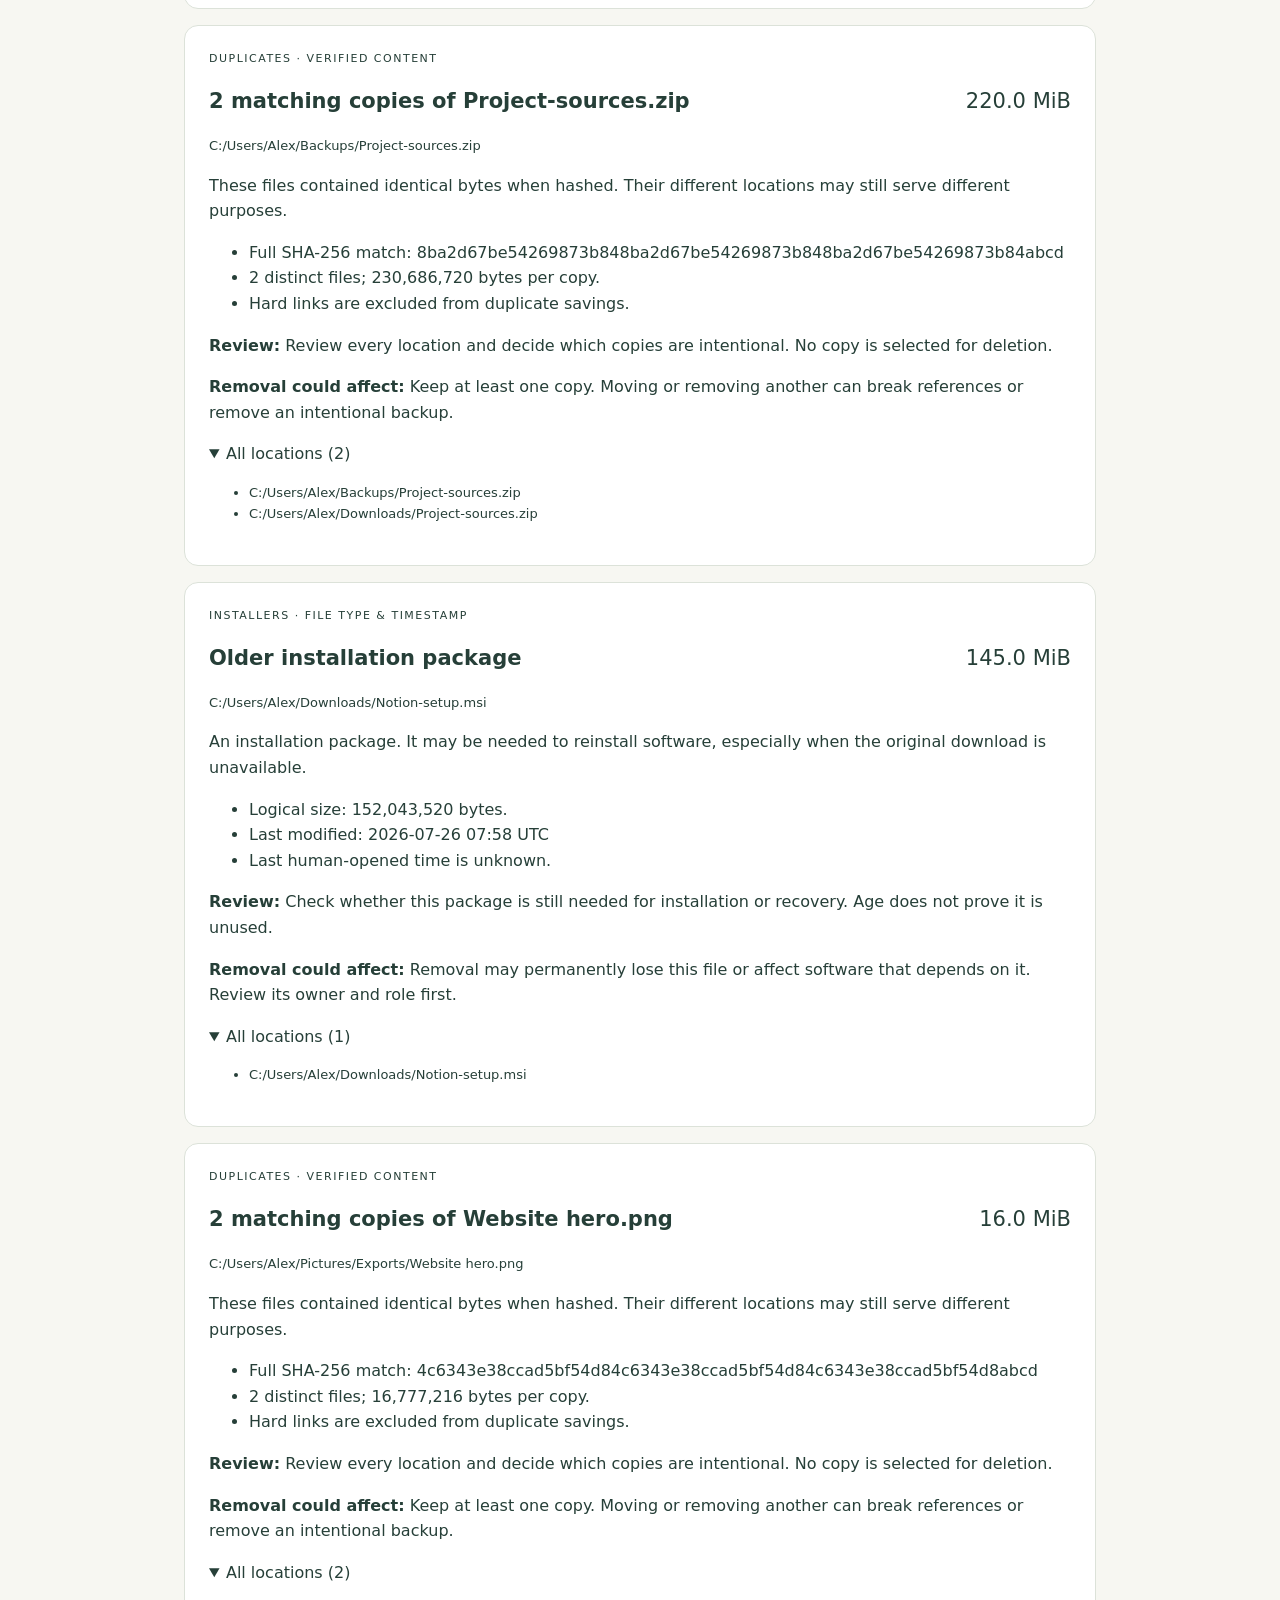
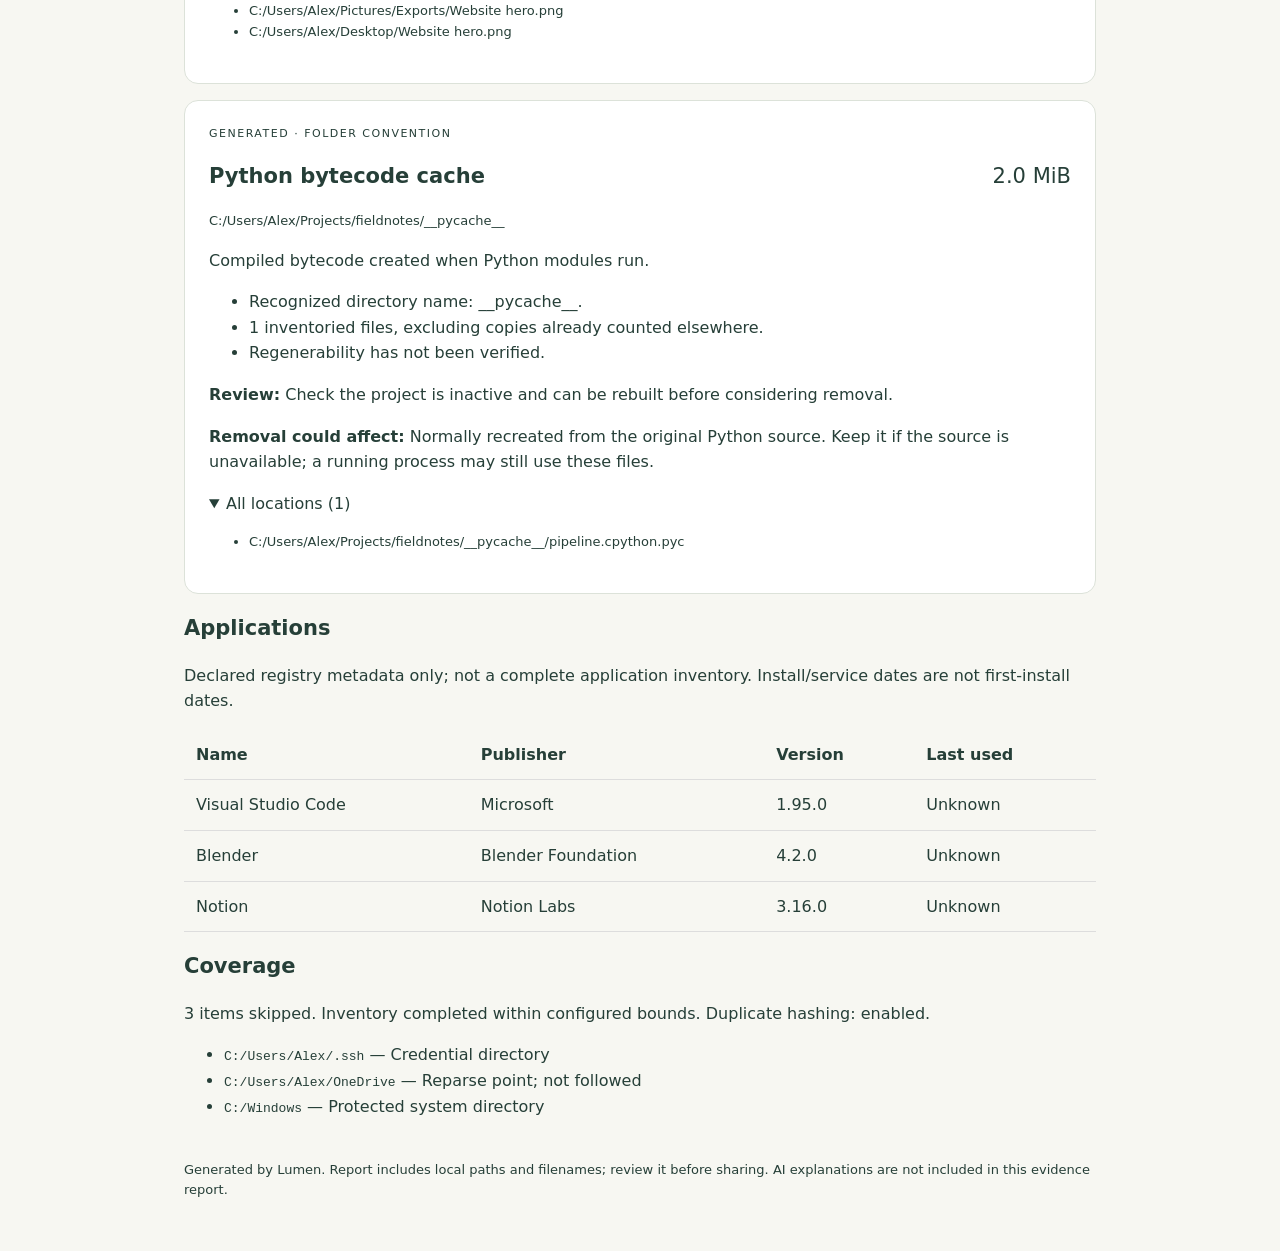
<file: exports/demo-previous.html>
<!doctype html><html lang="en"><meta charset="utf-8"><meta name="viewport" content="width=device-width,initial-scale=1"><title>Lumen · Storage report</title><style>
    *{box-sizing:border-box}body{background:#f7f7f2;color:#263f38;font:16px/1.6 system-ui,sans-serif;max-width:960px;margin:0 auto;padding:50px 24px}h1{font-size:48px;letter-spacing:-2px;margin:10px 0}h2{font-size:21px}h2 span{float:right;font-weight:400}.tag{text-transform:uppercase;letter-spacing:1.5px;font-size:11px}.stats{display:flex;gap:30px;flex-wrap:wrap;margin:30px 0}.stats strong{font-size:28px;display:block}article{background:white;border:1px solid #dce2d9;border-radius:14px;padding:24px;margin:16px 0;break-inside:avoid}.path,code{overflow-wrap:anywhere;font-size:13px}table{width:100%;text-align:left;border-collapse:collapse}td,th{padding:12px;border-bottom:1px solid #ddd}footer{margin-top:40px;font-size:13px}@media print{body{background:white;padding:0}details{display:block}}
    </style><header><div class="tag">Lumen / Fictional demo report</div><h1>A little clarity.<br>A lighter laptop.</h1><p><b>One week earlier</b><br>16 November 2026, 07:58 UTC · Snapshot demo-previous</p><p>Selected folders: C:/Users/Alex</p></header><div class="stats"><div><strong>21.4 GiB</strong>inventoried logical size</div><div><strong>42</strong>files inventoried</div><div><strong>20.1 GiB</strong>under review</div></div><p><b>Read-only recommendations.</b> No audited files or settings were modified. “Under review” is not guaranteed reclaimable space. Last human-opened time is unknown. Coverage excludes protected, linked, inaccessible, and cloud-only locations. Reads may update OS-managed access metadata.</p><ul><li>This snapshot contains only fictional data. Creating it does not scan this computer.</li></ul><h2>Review queue</h2><article><div class='tag'>large · Measured size</div><h2>Large file worth a look <span>4.5 GiB</span></h2><p class='path'>C:/Users/Alex/Downloads/Ubuntu-desktop.iso</p><p>An archive, disk image, or executable package. It may be a backup, installer, or a portable application.</p><ul><li>Logical size: 4,831,838,208 bytes.</li><li>Last modified: 2026-08-20 07:58 UTC</li><li>Last human-opened time is unknown.</li></ul><p><b>Review:</b> Review the file&#x27;s purpose and backup status. Size alone is not a reason to remove it.</p><p><b>Removal could affect:</b> Removal may permanently lose this file or affect software that depends on it. Review its owner and role first.</p><details open><summary>All locations (1)</summary><ul><li class=path>C:/Users/Alex/Downloads/Ubuntu-desktop.iso</li></ul></details></article><article><div class='tag'>large · Measured size</div><h2>Large file worth a look <span>3.4 GiB</span></h2><p class='path'>C:/Users/Alex/Backups/Notebook-2025.zip</p><p>An archive, disk image, or executable package. It may be a backup, installer, or a portable application.</p><ul><li>Logical size: 3,650,722,201 bytes.</li><li>Last modified: 2026-01-27 07:58 UTC</li><li>Last human-opened time is unknown.</li></ul><p><b>Review:</b> Review the file&#x27;s purpose and backup status. Size alone is not a reason to remove it.</p><p><b>Removal could affect:</b> Removal may permanently lose this file or affect software that depends on it. Review its owner and role first.</p><details open><summary>All locations (1)</summary><ul><li class=path>C:/Users/Alex/Backups/Notebook-2025.zip</li></ul></details></article><article><div class='tag'>large · Measured size</div><h2>Large file worth a look <span>2.3 GiB</span></h2><p class='path'>C:/Users/Alex/Videos/Screen recordings/Product walkthrough.mp4</p><p>A media file. Large size is normal for recordings and high-quality exports.</p><ul><li>Logical size: 2,469,606,195 bytes.</li><li>Last modified: 2026-11-11 07:58 UTC</li><li>Last human-opened time is unknown.</li></ul><p><b>Review:</b> Review the file&#x27;s purpose and backup status. Size alone is not a reason to remove it.</p><p><b>Removal could affect:</b> Removal may permanently lose this file or affect software that depends on it. Review its owner and role first.</p><details open><summary>All locations (1)</summary><ul><li class=path>C:/Users/Alex/Videos/Screen recordings/Product walkthrough.mp4</li></ul></details></article><article><div class='tag'>large · Measured size</div><h2>Large file worth a look <span>1.8 GiB</span></h2><p class='path'>C:/Users/Alex/Projects/fieldnotes/data/embeddings.bin</p><p>An unclassified file. Lumen has not inspected its contents and cannot establish its purpose.</p><ul><li>Logical size: 1,932,735,283 bytes.</li><li>Last modified: 2026-11-03 07:58 UTC</li><li>Last human-opened time is unknown.</li></ul><p><b>Review:</b> Review the file&#x27;s purpose and backup status. Size alone is not a reason to remove it.</p><p><b>Removal could affect:</b> Removal may permanently lose this file or affect software that depends on it. Review its owner and role first.</p><details open><summary>All locations (1)</summary><ul><li class=path>C:/Users/Alex/Projects/fieldnotes/data/embeddings.bin</li></ul></details></article><article><div class='tag'>large · Measured size</div><h2>Large file worth a look <span>1.6 GiB</span></h2><p class='path'>C:/Users/Alex/Videos/Screen recordings/Prototype review.mp4</p><p>A media file. Large size is normal for recordings and high-quality exports.</p><ul><li>Logical size: 1,717,986,918 bytes.</li><li>Last modified: 2026-10-09 07:58 UTC</li><li>Last human-opened time is unknown.</li></ul><p><b>Review:</b> Review the file&#x27;s purpose and backup status. Size alone is not a reason to remove it.</p><p><b>Removal could affect:</b> Removal may permanently lose this file or affect software that depends on it. Review its owner and role first.</p><details open><summary>All locations (1)</summary><ul><li class=path>C:/Users/Alex/Videos/Screen recordings/Prototype review.mp4</li></ul></details></article><article><div class='tag'>large · Measured size</div><h2>Large file worth a look <span>1.2 GiB</span></h2><p class='path'>C:/Users/Alex/Downloads/DesignKit-2024.zip</p><p>An archive, disk image, or executable package. It may be a backup, installer, or a portable application.</p><ul><li>Logical size: 1,288,490,188 bytes.</li><li>Last modified: 2026-04-27 07:58 UTC</li><li>Last human-opened time is unknown.</li></ul><p><b>Review:</b> Review the file&#x27;s purpose and backup status. Size alone is not a reason to remove it.</p><p><b>Removal could affect:</b> Removal may permanently lose this file or affect software that depends on it. Review its owner and role first.</p><details open><summary>All locations (1)</summary><ul><li class=path>C:/Users/Alex/Downloads/DesignKit-2024.zip</li></ul></details></article><article><div class='tag'>large · Measured size</div><h2>Large file worth a look <span>940.0 MiB</span></h2><p class='path'>C:/Users/Alex/Downloads/Old-conference.mp4</p><p>A media file. Large size is normal for recordings and high-quality exports.</p><ul><li>Logical size: 985,661,440 bytes.</li><li>Last modified: 2026-09-04 07:58 UTC</li><li>Last human-opened time is unknown.</li></ul><p><b>Review:</b> Review the file&#x27;s purpose and backup status. Size alone is not a reason to remove it.</p><p><b>Removal could affect:</b> Removal may permanently lose this file or affect software that depends on it. Review its owner and role first.</p><details open><summary>All locations (1)</summary><ul><li class=path>C:/Users/Alex/Downloads/Old-conference.mp4</li></ul></details></article><article><div class='tag'>generated · Folder convention</div><h2>Next.js build output <span>780.0 MiB</span></h2><p class='path'>C:/Users/Alex/Projects/atlas/.next</p><p>Generated output and cache for a Next.js application.</p><ul><li>Recognized directory name: .next.</li><li>2 inventoried files, excluding copies already counted elsewhere.</li><li>Regenerability has not been verified.</li></ul><p><b>Review:</b> Check the project is inactive and can be rebuilt before considering removal.</p><p><b>Removal could affect:</b> A running app may depend on this output. Rebuilding requires source code and working dependencies.</p><details open><summary>All locations (2)</summary><ul><li class=path>C:/Users/Alex/Projects/atlas/.next/cache/webpack/client.pack</li><li class=path>C:/Users/Alex/Projects/atlas/.next/cache/webpack/server.pack</li></ul></details></article><article><div class='tag'>large · Measured size</div><h2>Large file worth a look <span>780.0 MiB</span></h2><p class='path'>C:/Users/Alex/Pictures/Studio/Website hero.psd</p><p>An image or design asset. It may be an original, an export, or part of an application.</p><ul><li>Logical size: 817,889,280 bytes.</li><li>Last modified: 2026-10-22 07:58 UTC</li><li>Last human-opened time is unknown.</li></ul><p><b>Review:</b> Review the file&#x27;s purpose and backup status. Size alone is not a reason to remove it.</p><p><b>Removal could affect:</b> Removal may permanently lose this file or affect software that depends on it. Review its owner and role first.</p><details open><summary>All locations (1)</summary><ul><li class=path>C:/Users/Alex/Pictures/Studio/Website hero.psd</li></ul></details></article><article><div class='tag'>large · Measured size</div><h2>Large file worth a look <span>650.0 MiB</span></h2><p class='path'>C:/Users/Alex/Pictures/Studio/Packaging exploration.psd</p><p>An image or design asset. It may be an original, an export, or part of an application.</p><ul><li>Logical size: 681,574,400 bytes.</li><li>Last modified: 2026-10-07 07:58 UTC</li><li>Last human-opened time is unknown.</li></ul><p><b>Review:</b> Review the file&#x27;s purpose and backup status. Size alone is not a reason to remove it.</p><p><b>Removal could affect:</b> Removal may permanently lose this file or affect software that depends on it. Review its owner and role first.</p><details open><summary>All locations (1)</summary><ul><li class=path>C:/Users/Alex/Pictures/Studio/Packaging exploration.psd</li></ul></details></article><article><div class='tag'>generated · Folder convention</div><h2>Python virtual environment <span>638.0 MiB</span></h2><p class='path'>C:/Users/Alex/Projects/fieldnotes/.venv</p><p>An isolated Python interpreter and project dependencies.</p><ul><li>Recognized directory name: .venv.</li><li>2 inventoried files, excluding copies already counted elsewhere.</li><li>Regenerability has not been verified.</li></ul><p><b>Review:</b> Check the project is inactive and can be rebuilt before considering removal.</p><p><b>Removal could affect:</b> Recreating it needs dependency specifications and available packages. Editable installs or local changes may be lost.</p><details open><summary>All locations (2)</summary><ul><li class=path>C:/Users/Alex/Projects/fieldnotes/.venv/Lib/site-packages/torch/lib/torch_cpu.dll</li><li class=path>C:/Users/Alex/Projects/fieldnotes/.venv/Lib/site-packages/numpy/core/native.pyd</li></ul></details></article><article><div class='tag'>duplicates · Verified content</div><h2>3 matching copies of Brand-assets.zip <span>480.0 MiB</span></h2><p class='path'>C:/Users/Alex/Downloads/Brand-assets.zip</p><p>These files contained identical bytes when hashed. Their different locations may still serve different purposes.</p><ul><li>Full SHA-256 match: eb474896b5ae4e9a5017eb474896b5ae4e9a5017eb474896b5ae4e9a5017abcd</li><li>3 distinct files; 251,658,240 bytes per copy.</li><li>Hard links are excluded from duplicate savings.</li></ul><p><b>Review:</b> Review every location and decide which copies are intentional. No copy is selected for deletion.</p><p><b>Removal could affect:</b> Keep at least one copy. Moving or removing another can break references or remove an intentional backup.</p><details open><summary>All locations (3)</summary><ul><li class=path>C:/Users/Alex/Downloads/Brand-assets.zip</li><li class=path>C:/Users/Alex/Documents/Archive/Brand-assets.zip</li><li class=path>C:/Users/Alex/Desktop/Brand-assets-final.zip</li></ul></details></article><article><div class='tag'>generated · Folder convention</div><h2>JavaScript dependencies <span>431.0 MiB</span></h2><p class='path'>C:/Users/Alex/Projects/atlas/node_modules</p><p>Installed packages used by a JavaScript project.</p><ul><li>Recognized directory name: node_modules.</li><li>4 inventoried files, excluding copies already counted elsewhere.</li><li>Regenerability has not been verified.</li></ul><p><b>Review:</b> Check the project is inactive and can be rebuilt before considering removal.</p><p><b>Removal could affect:</b> Reinstallation requires the package manifest, access to the packages, and any credentials. Local patches or unpublished packages may not be recoverable.</p><details open><summary>All locations (4)</summary><ul><li class=path>C:/Users/Alex/Projects/atlas/node_modules/typescript/lib/typescript.js</li><li class=path>C:/Users/Alex/Projects/atlas/node_modules/@next/swc/native.node</li><li class=path>C:/Users/Alex/Projects/atlas/node_modules/playwright/.local-browsers/browser.bin</li><li class=path>C:/Users/Alex/Projects/atlas/node_modules/esbuild/bin/esbuild</li></ul></details></article><article><div class='tag'>installers · File type &amp; timestamp</div><h2>Older installation package <span>312.0 MiB</span></h2><p class='path'>C:/Users/Alex/Downloads/Blender-4.2.msi</p><p>An installation package. It may be needed to reinstall software, especially when the original download is unavailable.</p><ul><li>Logical size: 327,155,712 bytes.</li><li>Last modified: 2026-05-17 07:58 UTC</li><li>Last human-opened time is unknown.</li></ul><p><b>Review:</b> Check whether this package is still needed for installation or recovery. Age does not prove it is unused.</p><p><b>Removal could affect:</b> Removal may permanently lose this file or affect software that depends on it. Review its owner and role first.</p><details open><summary>All locations (1)</summary><ul><li class=path>C:/Users/Alex/Downloads/Blender-4.2.msi</li></ul></details></article><article><div class='tag'>duplicates · Verified content</div><h2>2 matching copies of Project-sources.zip <span>220.0 MiB</span></h2><p class='path'>C:/Users/Alex/Backups/Project-sources.zip</p><p>These files contained identical bytes when hashed. Their different locations may still serve different purposes.</p><ul><li>Full SHA-256 match: 8ba2d67be54269873b848ba2d67be54269873b848ba2d67be54269873b84abcd</li><li>2 distinct files; 230,686,720 bytes per copy.</li><li>Hard links are excluded from duplicate savings.</li></ul><p><b>Review:</b> Review every location and decide which copies are intentional. No copy is selected for deletion.</p><p><b>Removal could affect:</b> Keep at least one copy. Moving or removing another can break references or remove an intentional backup.</p><details open><summary>All locations (2)</summary><ul><li class=path>C:/Users/Alex/Backups/Project-sources.zip</li><li class=path>C:/Users/Alex/Downloads/Project-sources.zip</li></ul></details></article><article><div class='tag'>installers · File type &amp; timestamp</div><h2>Older installation package <span>145.0 MiB</span></h2><p class='path'>C:/Users/Alex/Downloads/Notion-setup.msi</p><p>An installation package. It may be needed to reinstall software, especially when the original download is unavailable.</p><ul><li>Logical size: 152,043,520 bytes.</li><li>Last modified: 2026-07-26 07:58 UTC</li><li>Last human-opened time is unknown.</li></ul><p><b>Review:</b> Check whether this package is still needed for installation or recovery. Age does not prove it is unused.</p><p><b>Removal could affect:</b> Removal may permanently lose this file or affect software that depends on it. Review its owner and role first.</p><details open><summary>All locations (1)</summary><ul><li class=path>C:/Users/Alex/Downloads/Notion-setup.msi</li></ul></details></article><article><div class='tag'>duplicates · Verified content</div><h2>2 matching copies of Website hero.png <span>16.0 MiB</span></h2><p class='path'>C:/Users/Alex/Pictures/Exports/Website hero.png</p><p>These files contained identical bytes when hashed. Their different locations may still serve different purposes.</p><ul><li>Full SHA-256 match: 4c6343e38ccad5bf54d84c6343e38ccad5bf54d84c6343e38ccad5bf54d8abcd</li><li>2 distinct files; 16,777,216 bytes per copy.</li><li>Hard links are excluded from duplicate savings.</li></ul><p><b>Review:</b> Review every location and decide which copies are intentional. No copy is selected for deletion.</p><p><b>Removal could affect:</b> Keep at least one copy. Moving or removing another can break references or remove an intentional backup.</p><details open><summary>All locations (2)</summary><ul><li class=path>C:/Users/Alex/Pictures/Exports/Website hero.png</li><li class=path>C:/Users/Alex/Desktop/Website hero.png</li></ul></details></article><article><div class='tag'>generated · Folder convention</div><h2>Python bytecode cache <span>2.0 MiB</span></h2><p class='path'>C:/Users/Alex/Projects/fieldnotes/__pycache__</p><p>Compiled bytecode created when Python modules run.</p><ul><li>Recognized directory name: __pycache__.</li><li>1 inventoried files, excluding copies already counted elsewhere.</li><li>Regenerability has not been verified.</li></ul><p><b>Review:</b> Check the project is inactive and can be rebuilt before considering removal.</p><p><b>Removal could affect:</b> Normally recreated from the original Python source. Keep it if the source is unavailable; a running process may still use these files.</p><details open><summary>All locations (1)</summary><ul><li class=path>C:/Users/Alex/Projects/fieldnotes/__pycache__/pipeline.cpython.pyc</li></ul></details></article><h2>Applications</h2><p>Declared registry metadata only; not a complete application inventory. Install/service dates are not first-install dates.</p><table><thead><tr><th>Name</th><th>Publisher</th><th>Version</th><th>Last used</th></tr></thead><tbody><tr><td>Visual Studio Code</td><td>Microsoft</td><td>1.95.0</td><td>Unknown</td></tr><tr><td>Blender</td><td>Blender Foundation</td><td>4.2.0</td><td>Unknown</td></tr><tr><td>Notion</td><td>Notion Labs</td><td>3.16.0</td><td>Unknown</td></tr></tbody></table><h2>Coverage</h2><p>3 items skipped. Inventory completed within configured bounds. Duplicate hashing: enabled.</p><ul><li><code>C:/Users/Alex/.ssh</code> — Credential directory</li><li><code>C:/Users/Alex/OneDrive</code> — Reparse point; not followed</li><li><code>C:/Windows</code> — Protected system directory</li></ul><footer>Generated by Lumen. Report includes local paths and filenames; review it before sharing. AI explanations are not included in this evidence report.</footer></html>
</file>
<file: styles.css>
:root{--ink:#293e35;--muted:#7c8278;--green:#305747;--green-dark:#244536;--accent:#d8936f;--paper:#f7f8f3;--white:#fffefa;--line:#e5e8dd;--sage:#edf1e5;--radius:16px;--shadow:0 10px 35px #273d3210;font-family:Inter,"Segoe UI",Arial,sans-serif;color:var(--ink);font-size:14px;font-synthesis:none}
*{box-sizing:border-box}body{margin:0;background:var(--paper)}button,input,textarea,select{font:inherit}button,a,input,textarea,select{-webkit-tap-highlight-color:transparent}button{color:inherit;cursor:pointer}button{border:0;background:none}button:disabled{opacity:.45;cursor:not-allowed}a{color:inherit}button,select,input,textarea{outline-offset:4px}:focus-visible{outline:2px solid #789470}button:focus:not(:focus-visible){outline:none}button,.button{transition:background .15s,border-color .15s,box-shadow .15s,transform .15s}h1,h2,h3,p{margin-top:0}h1,h2,h3{font-weight:550}h1{font-size:34px;line-height:1.2;letter-spacing:-1.25px;margin-bottom:12px}h2{font-size:19px;letter-spacing:-.5px}h3{font-size:17px;letter-spacing:-.3px}p{line-height:1.7}svg.icon{width:20px;height:20px;flex:none;vertical-align:middle}strong{font-weight:600}code{font-family:"Cascadia Code",Consolas,monospace;font-size:12px;overflow-wrap:anywhere}small{font-size:12px}.muted{color:var(--muted)}.truncate{overflow:hidden;white-space:nowrap;text-overflow:ellipsis}.align-right{text-align:right}.warm{color:#b67853}.full-width{width:100%}.sr-only{position:absolute;width:1px;height:1px;margin:-1px;overflow:hidden;clip:rect(0,0,0,0)}.skip-link{position:fixed;top:-100px;left:250px;background:var(--green);color:white;padding:15px;z-index:100}.skip-link:focus{top:10px}.boot{min-height:100vh;display:flex;flex-direction:column;align-items:center;justify-content:center;gap:16px;text-align:center;padding:30px}.boot p{font-size:24px;margin:0}.boot span{color:var(--muted)}
.sidebar{position:fixed;inset:0 auto 0 0;width:228px;background:#f0f2e9;border-right:1px solid #e0e4d7;padding:35px 18px 0;display:flex;flex-direction:column;z-index:20}.brand{display:flex;align-items:center;gap:11px;margin:0 0 51px 14px;font-size:34px;font-weight:650;letter-spacing:-1.8px;padding:0}.brand-symbol{display:flex;align-items:center;justify-content:center}.brand-symbol .icon{width:34px;height:34px;stroke-width:1.4}.brand-period{color:#adbb93}.sidebar-label{font-size:9px;font-weight:650;letter-spacing:1.7px;color:#969d8b;padding:0 17px;margin-bottom:16px}.nav-item{display:flex;align-items:center;gap:12px;width:100%;padding:13px 15px;border-radius:8px;margin-bottom:5px;color:#777e70;text-align:left;font-size:12px;position:relative}.nav-item .icon{width:18px;height:18px}.nav-item:hover{background:#e5e9db;color:var(--ink)}.nav-item.active{background:#dfe7d5;color:#36513d;font-weight:600}.nav-item.active:before{content:"";position:absolute;left:0;width:3px;height:18px;border-radius:0 3px 3px 0;background:#6f8865}.nav-count{margin-left:auto;background:#ccd9be;color:#4f6845;min-width:22px;height:20px;border-radius:5px;font-size:10px;display:grid;place-items:center}.nav-divider{border-top:1px solid #dfe4d5;margin:21px 16px}.nav-hint{display:block;font-size:10px;color:#949b89;line-height:1.6;padding:0 15px}.sidebar-bottom{margin-top:auto;padding-top:30px}.local-note{border:1px solid #dce3d0;border-radius:12px;padding:16px 13px;background:#ecf0e4;margin:0 1px 22px}.status-dot{width:6px;height:6px;background:#72936c;box-shadow:0 0 0 3px #72936c14;border-radius:50%;display:inline-block;margin-right:7px;flex:none}.local-note strong{font-size:11px}.local-note p{font-size:10px;color:#8c9580;margin:8px 0 10px}.local-note .text-link{font-size:10px;color:#6b7c59}.local-note .text-link .icon{width:13px;height:13px}.device{border-top:1px solid #dfe4d6;margin:0 -18px;padding:21px;display:flex;gap:10px;align-items:center}.device-icon{width:33px;height:33px;background:#e1e7d9;border-radius:9px;display:grid;place-items:center;color:#708264}.device-icon .icon{width:17px;height:17px}.device strong,.device span:not(.device-icon){display:block}.device strong{font-size:11px;margin-bottom:4px}.device div>span{font-size:9px;color:#89917e}.workspace{margin-left:228px}.topbar{height:77px;border-bottom:1px solid var(--line);display:flex;align-items:center;justify-content:space-between;padding:0 42px;background:#f9faf6}.breadcrumb{display:flex;gap:16px;align-items:center;font-size:11px}.breadcrumb>span{color:#94998e}.breadcrumb .icon{width:12px;height:12px;color:#a4aa9d}.breadcrumb strong{font-weight:500}.topbar-actions{display:flex;align-items:center;gap:24px}.search-trigger{color:#94998f;display:flex;align-items:center;gap:10px;font-size:11px}.search-trigger .icon{width:16px;height:16px}.search-trigger kbd{border:1px solid #e2e6d9;border-radius:4px;min-width:21px;height:20px;display:grid;place-items:center;background:#f2f4ed;margin-left:20px;font-size:10px;color:#999f92}.readonly{display:flex;align-items:center;gap:6px;font-size:10px;color:#708362;border-left:1px solid #e2e6da;padding-left:24px}.readonly .icon{width:14px;height:14px}.avatar{width:30px;height:30px;border-radius:50%;background:#e3e8d9;color:#607153;font-size:12px;font-weight:600}.mobile-toggle{display:none!important}main{max-width:1580px;margin:0 auto;padding:25px 42px 0;min-height:calc(100vh - 77px)}.mode-banner{background:#eff2e7;border:1px solid #e5eadb;border-radius:8px;padding:11px 15px;display:flex;justify-content:space-between;align-items:center;gap:16px;font-size:10px;color:#7d886b;line-height:1.6;margin-bottom:31px}.mode-banner>span{display:flex;align-items:center;gap:5px;flex-wrap:wrap}.mode-banner>span>.icon{width:14px;height:14px;margin-right:5px}.mode-banner strong{font-weight:600;color:#687a54}.mode-banner.live{background:#edf4ed}.banner-link{white-space:nowrap;font-size:10px;color:#5b704c;display:flex;align-items:center;gap:7px}.banner-link .icon{width:13px;height:13px}.page-heading{display:flex;align-items:flex-start;justify-content:space-between;gap:20px;margin:0 0 29px}.eyebrow{font-size:9px;font-weight:650;letter-spacing:1.9px;color:#8a957b;margin-bottom:12px;line-height:1.5}.page-heading p{font-size:12px;color:#8a9083;margin:0;line-height:1.7}.heading-actions{display:flex;gap:10px;padding-top:29px;flex-shrink:0}.button{border-radius:8px;min-height:39px;padding:10px 15px;display:inline-flex;align-items:center;justify-content:center;gap:8px;white-space:nowrap;font-size:11px;font-weight:550;line-height:1.3;text-decoration:none}.button .icon{width:15px;height:15px}.button.primary{background:var(--green);color:#f8fbf3;border:1px solid var(--green)}.button.primary:hover:not(:disabled){background:var(--green-dark);box-shadow:0 4px 12px #30574718}.button.secondary{background:#fffefa;border:1px solid #dfe4d8;color:#66745c}.button.secondary:hover:not(:disabled){background:#edf1e5;border-color:#c9d4be}.button.small{font-size:10px;min-height:32px;padding:7px 11px}.icon-button{width:32px;height:32px;display:inline-flex;align-items:center;justify-content:center;border-radius:7px;color:#929b86;flex-shrink:0}.icon-button:hover{background:#e9eee0;color:var(--green)}.icon-button .icon{width:17px;height:17px}.text-link{display:inline-flex;align-items:center;gap:8px;font-size:11px;font-weight:550;color:#6d805b;padding:0;white-space:nowrap}.text-link:hover{color:#2b5139}.text-link .icon{width:14px;height:14px}.pill{display:inline-flex;align-items:center;gap:5px;padding:5px 9px;background:#f0f2e8;border:1px solid #e5e9dc;border-radius:5px;font-size:9px;color:#7a896a;white-space:nowrap;line-height:1.4}.pill.kept{background:#dde9d7}.count-badge{font-size:10px;background:#edf1e5;color:#8b997a;padding:3px 7px;border-radius:5px;vertical-align:middle;margin-left:8px;letter-spacing:0;font-weight:500}
.hero-card{background:#eaf0df;min-height:318px;border:1px solid #e2e9d6;border-radius:var(--radius);display:grid;grid-template-columns:1.1fr 1fr;overflow:hidden;position:relative}.hero-copy{padding:32px 37px;z-index:1}.hero-pill{background:#f4f7eead;border-color:#dfe7d3;color:#7e906a;font-size:8px;letter-spacing:1px;padding:5px 8px;margin-bottom:15px}.hero-pill .status-dot{width:4px;height:4px;margin-right:1px}.hero-copy h2{font-family:Georgia,"Times New Roman",serif;font-size:43px;line-height:1.08;letter-spacing:-1.5px;font-weight:400;margin-bottom:13px;color:#35513a}.hero-copy h2>span{color:#b99469}.hero-copy>p{font-size:11px;line-height:1.8;color:#80906f;margin-bottom:20px}.hero-copy>p strong{font-weight:600;color:#657c54}.hero-button{background:#3c5d3e;color:#f4f7eb;min-height:36px;padding:10px 14px;font-size:10px}.hero-button:hover{background:#2f4e31}.hero-button .icon{margin-left:12px;width:13px;height:13px}.hero-footnote{display:flex;align-items:center;gap:6px;color:#92a17e;font-size:9px;margin-top:14px}.hero-footnote .icon{width:12px;height:12px}.storage-orbit{position:relative;display:flex;flex-direction:column;align-items:center;justify-content:center;padding:25px 35px;border-left:1px solid #dde6d1;background:radial-gradient(ellipse at 50% 50%,#f1f5e8 0,transparent 75%)}.orbit-label{display:flex;justify-content:space-between;font-size:8px;letter-spacing:1.6px;color:#8b9c75;width:100%}.orbit-label span{font-size:7px;letter-spacing:1px;color:#a4b193}.ring-wrap{width:260px;height:260px;position:relative;margin:3px 0}.ring-wrap>svg{width:100%;height:100%;transform:rotate(10deg)}.ring-center{position:absolute;inset:0;display:flex;flex-direction:column;align-items:center;justify-content:center;color:#55704c;padding-top:4px;gap:7px}.ring-center .icon{width:21px;height:21px;color:#8ca07b;margin-bottom:1px}.ring-center strong{font-size:28px;font-weight:500;letter-spacing:-1.3px}.ring-center>span{font-size:9px;color:#8b9b7c}.orbit-dot{position:absolute;border-radius:50%;width:9px;height:9px;border:2px solid #eaf0df;background:#9eb18a}.dot-one{top:31px;right:36px}.dot-two{bottom:54px;left:21px;background:#cdb593;width:7px;height:7px}.orbit-caption{font-size:9px;color:#91a07e;display:flex;align-items:center;gap:6px}.tiny-dot{width:4px;height:4px;border-radius:50%;background:#a8b59b}.stats-grid{display:grid;grid-template-columns:repeat(3,1fr);gap:16px;margin:20px 0 25px}.stat-card{background:var(--white);border:1px solid var(--line);border-radius:12px;padding:20px 22px}.stat-label{display:flex;align-items:center;justify-content:space-between;color:#89917e;font-size:11px;margin-bottom:16px}.stat-label .icon{color:#a3ad97;width:16px;height:16px}.stat-card>strong{font-size:28px;letter-spacing:-1px;font-weight:500;display:flex;align-items:center;gap:12px;margin-bottom:10px;white-space:nowrap}.stat-card>div:last-child{font-size:9px;color:#9a9f92;display:flex;align-items:center;gap:7px;line-height:1.5}.stat-tag{background:#edf1e4;font-size:8px;color:#7d8e66;padding:4px 7px;border-radius:5px;letter-spacing:0;font-weight:500}.small-dot{height:5px;width:5px;border-radius:50%;display:inline-block;background:#b9c8a8}.overview-grid{display:grid;grid-template-columns:1.65fr 1fr;gap:20px;margin-bottom:24px}.panel{background:var(--white);border:1px solid var(--line);border-radius:var(--radius);overflow:hidden;margin-bottom:24px}.overview-grid .panel{margin-bottom:0}.panel-heading{display:flex;align-items:center;justify-content:space-between;gap:18px;padding:22px 24px 20px}.panel-heading h2{font-size:16px;margin:0;letter-spacing:-.4px}.panel-heading p{font-size:10px;color:#929987;margin:6px 0 0;line-height:1.6}.panel-heading>.icon{color:#a6b193}.panel-heading>.muted{font-size:10px}.storage-mosaic{display:flex;flex-wrap:wrap;gap:5px;margin:0 24px 20px;min-height:165px}.mosaic-tile{background:var(--tile);border:1px solid #ffffff28;border-radius:6px;display:flex;flex-direction:column;justify-content:flex-end;align-items:flex-start;min-width:85px;min-height:78px;flex-basis:0;padding:13px;text-align:left;position:relative;overflow:hidden;color:#314139}.mosaic-tile:nth-child(1){flex-basis:25%;min-height:165px}.mosaic-tile:hover{filter:brightness(1.04);box-shadow:inset 0 0 0 2px #ffffff70}.mosaic-tile .icon{width:17px;height:17px;margin-bottom:auto;opacity:.6}.mosaic-tile span{font-size:9px;line-height:1.5;margin-top:14px;font-weight:550}.mosaic-tile strong{font-size:10px;line-height:1.7;opacity:.7;font-weight:500}.category-legend{display:grid;grid-template-columns:1fr 1fr;gap:11px 20px;padding:0 24px 24px}.category-legend button{display:flex;align-items:center;gap:7px;font-size:9px;color:#89917f;padding:0;text-align:left}.category-legend button:hover{color:var(--green)}.category-legend button strong{margin-left:auto;font-size:9px;font-weight:500;color:#75816a}.legend-dot{width:6px;height:6px;border-radius:2px;background:var(--dot);flex:none}.gentle-panel{background:#f6f6ef;padding-bottom:23px}.gentle-panel .panel-heading{padding-bottom:0}.gentle-panel>h3{font-family:Georgia,serif;font-size:19px;font-weight:400;text-align:center;margin:0 20px 11px;color:#606f51}.gentle-panel>p{font-size:10px;line-height:1.8;color:#91977f;text-align:center;margin:0 26px 18px}.gentle-panel>.button{display:flex;width:calc(100% - 48px);margin:auto;background:#fafbf5;font-size:10px}.gentle-panel>.button .icon{margin-left:auto}.insight-illustration{height:112px;position:relative;width:130px;margin:0 auto}.paper{position:absolute;width:55px;height:69px;border-radius:5px;border:1px solid #d5ddc6;background:#ecf0e1;top:23px;left:32px}.paper-back{transform:rotate(-14deg);left:27px;background:#e6ecd9}.paper-front{transform:rotate(9deg);left:49px;background:#f6f7ee;padding:10px}.paper-front>.icon{color:#a5b18b;width:17px;height:17px;display:block;margin-bottom:6px}.paper-front i{display:block;width:29px;height:2px;background:#dce3cf;margin-bottom:4px}.paper-front i:last-child{width:20px}.illustration-check{position:absolute;bottom:16px;right:18px;border-radius:50%;height:24px;width:24px;display:grid;place-items:center;background:#dce7ce;border:3px solid #f6f6ef;color:#8ca378}.illustration-check>.icon{width:12px;height:12px}.finding-list{padding:0 24px}.finding-row{display:flex;align-items:center;gap:14px;width:100%;padding:17px 0;border-top:1px solid #eceee5;text-align:left}.finding-row:hover{background:#f7f9f1}.item-icon{width:38px;height:38px;display:grid;place-items:center;background:#edf1e5;color:#8c9f75;border:1px solid #e1e8d6;border-radius:9px;flex:none}.item-icon .icon{width:18px;height:18px}.item-icon.duplicates{background:#f4eee4;border-color:#ece3d6;color:#b7a07a}.item-icon.installers{background:#f6eee5;border-color:#eee2d5;color:#be9a71}.item-icon.large{background:#eaf0ec;border-color:#dfe8e1;color:#8ba293}.finding-main{display:flex;flex-direction:column;gap:6px;min-width:0;flex:1}.finding-main strong{font-size:11px;font-weight:550}.finding-main>span{color:#a0a591;font-size:9px}.finding-label{font-size:9px;color:#919c83;background:#f3f5ed;padding:5px 8px;border-radius:4px}.finding-size{font-size:11px;min-width:65px;text-align:right;color:#6a795c;font-weight:550}.finding-row>.icon{width:12px;height:12px;color:#a0aa93}.coverage-strip{display:flex;align-items:center;justify-content:space-between;gap:20px;border:1px dashed #d8dfcc;background:#f2f5eb;padding:15px 19px;border-radius:10px;width:100%;font-size:9px;color:#8f9981;text-align:left}.coverage-strip>span{display:flex;align-items:center;gap:7px;flex-wrap:wrap}.coverage-strip strong{color:#778765;font-weight:550}.coverage-strip .icon{width:14px;height:14px}.coverage-strip>span:last-child{white-space:nowrap;color:#7c8c69}.page-footer{display:flex;justify-content:space-between;gap:16px;padding:28px 0;font-size:9px;color:#a2aa97}.page-footer>span{display:flex;align-items:center;gap:6px}.page-footer .icon{width:12px;height:12px}
/* Inventory and evidence views */
.storage-panel .storage-mosaic{min-height:140px}.storage-panel .mosaic-tile{min-height:140px}.explorer-controls{display:flex;align-items:center;gap:12px;padding:20px 22px;border-bottom:1px solid var(--line)}.input-search{display:flex;align-items:center;gap:10px;flex:1;min-width:140px}.input-search>.icon{color:#9aa58f;width:17px;height:17px}.input-search input{width:100%;border:0;background:none;font-size:12px;outline-offset:7px;color:var(--ink)}input::placeholder,textarea::placeholder{color:#a3aa99}select{border:1px solid #dfe5d7;border-radius:7px;padding:9px 28px 9px 11px;background:#f9faf5;color:#748166;font-size:11px;max-width:100%}.table-scroll{overflow-x:auto}.file-table{border-collapse:collapse;width:100%;text-align:left;min-width:580px}.file-table th{font-size:8px;letter-spacing:1.3px;color:#9aa38d;font-weight:550;background:#fafbf7;padding:14px 20px;border-bottom:1px solid #edf0e7;white-space:nowrap}.file-table th:first-child{padding-left:24px}.file-table td{border-bottom:1px solid #edf0e7;padding:15px 20px;font-size:11px;color:#718064}.file-table tr:last-child td{border-bottom:0}.file-table tbody tr:hover{background:#f8faf3}.file-link{display:flex;align-items:center;gap:13px;text-align:left;width:100%;padding:0}.file-glyph{background:color-mix(in srgb,var(--tile) 19%,white);color:color-mix(in srgb,var(--tile) 75%,#244536);border-radius:7px;width:34px;height:38px;display:grid;place-items:center;flex-shrink:0}.file-glyph .icon{width:16px;height:16px}.file-link>span:last-child{display:flex;flex-direction:column;gap:6px;min-width:0}.file-link strong{font-size:11px;color:#4d6046;font-weight:550;overflow-wrap:anywhere}.file-link small{font-size:9px;color:#a0a892;overflow-wrap:anywhere;max-width:390px;display:block}.category-tag{font-size:9px;background:#f0f3e9;border-radius:4px;padding:5px 7px;color:#8c987d;white-space:nowrap}.date-cell{white-space:nowrap;font-size:10px!important;color:#929d85!important}.size-cell{white-space:nowrap;font-weight:550;font-size:10px!important}.pagination{display:flex;align-items:center;justify-content:space-between;padding:16px 22px;border-top:1px solid var(--line);font-size:10px;color:#8b977d}.pagination>div{display:flex;align-items:center;gap:12px}.help-text{display:flex;align-items:flex-start;gap:8px;font-size:10px;line-height:1.7;color:#929c85;margin:12px 0 20px}.help-text>.icon{width:14px;height:14px;margin-top:2px;flex:none}.active-filter{font-size:11px;padding:12px 22px;background:#f0f5e6;display:flex;align-items:center;gap:15px}.review-summary{border:1px solid #dfe6d4;background:#eaf0df;border-radius:13px;display:flex;align-items:center;gap:18px;padding:23px 27px;margin-bottom:25px}.review-summary-icon{width:48px;height:48px;display:grid;place-items:center;background:#dce6cf;border-radius:12px;color:#7b9167}.review-summary>div{flex:1}.review-summary strong{font-size:25px;letter-spacing:-.7px;font-weight:500}.review-summary strong>span{font-size:14px;color:#839371;letter-spacing:0;margin-left:8px}.review-summary p{font-size:10px;margin:7px 0 0;color:#8a987a}.review-summary>.pill{background:#f5f7ed}.filter-line{display:flex;justify-content:space-between;align-items:center;gap:15px;margin:0 0 24px}.filter-chips{display:flex;flex-wrap:wrap;gap:6px}.filter-chip{display:flex;align-items:center;gap:6px;padding:8px 11px;border:1px solid #e0e5d7;border-radius:7px;font-size:10px;color:#8a957b;background:#fafbf6}.filter-chip span{font-size:8px;opacity:.75}.filter-chip.selected{background:#dfe9d5;color:#5b754b;border-color:#d2dfc6}.filter-chip:hover{background:#edf3e4}.check-label{display:flex;align-items:center;gap:7px;font-size:10px;white-space:nowrap;color:#8a957b}input[type="checkbox"]{accent-color:#59784c;width:15px;height:15px;flex:none}.review-grid{display:grid;grid-template-columns:repeat(2,minmax(0,1fr));gap:18px}.review-card{padding:24px;background:var(--white);border:1px solid var(--line);border-radius:14px;display:flex;flex-direction:column}.review-card-top{display:flex;align-items:center;justify-content:space-between;gap:12px}.review-card-size{font-size:29px;font-weight:450;letter-spacing:-1px;color:#526b47;margin:22px 0 10px}.review-card h2{font-size:16px;line-height:1.45;margin-bottom:9px}.path-line{font-size:9px;color:#a2aa96;overflow:hidden;text-overflow:ellipsis;white-space:nowrap;margin-bottom:15px}.review-description{font-size:11px;color:#8c967f;line-height:1.8;margin-bottom:20px;flex:1}.review-card-bottom{border-top:1px solid var(--line);padding-top:17px;display:flex;align-items:center;justify-content:space-between;gap:10px}.review-card-bottom>span{font-size:9px;color:#a0aa92}.review-card-bottom>.text-link{font-size:10px}.three-facts{display:grid;grid-template-columns:repeat(3,1fr);gap:20px;margin:0 0 23px}.three-facts>div{padding:24px;border:1px solid var(--line);border-radius:12px;background:var(--white)}.three-facts strong{font-size:30px;letter-spacing:-1px;font-weight:500;display:block;margin-bottom:7px}.three-facts span{font-size:11px;color:#95a086}.notice{display:flex;align-items:flex-start;gap:12px;border:1px solid #e1e7d7;background:#eef3e6;border-radius:9px;padding:15px 18px;margin-bottom:24px;color:#869575}.notice>.icon{width:17px;height:17px;margin-top:3px}.notice p{margin:0;font-size:11px;line-height:1.8}.duplicate-group .panel-heading{padding-bottom:22px}.duplicate-group .eyebrow{font-size:8px;margin-bottom:7px}.duplicate-saving{text-align:right}.duplicate-saving strong{display:block;font-size:23px;letter-spacing:-.6px;font-weight:500}.duplicate-saving span{font-size:9px;color:#97a18a}.duplicate-paths{padding:0 24px}.duplicate-paths>div{display:flex;gap:14px;align-items:center;border-top:1px solid var(--line);padding:13px 0;font-size:10px}.copy-number{font-size:10px;color:#a3ae95}.duplicate-paths .icon{width:15px;height:15px;color:#96a487}.path-button{text-align:left;flex:1;overflow-wrap:anywhere;color:#7a8c6b;font-size:10px;padding:0}.path-button:hover{color:var(--green);text-decoration:underline}.duplicate-paths>div>span:nth-last-child(2){white-space:nowrap;color:#8c9b7d}.duplicate-bottom{background:#fafbf6;border-top:1px solid var(--line);display:flex;align-items:center;justify-content:space-between;gap:15px;padding:15px 24px}.hash-label{display:flex;align-items:center;gap:7px;font-size:9px;color:#96a189}.hash-label .icon{width:13px;height:13px}.hash-label code{font-size:9px;color:#a6ae9b}.empty-state{text-align:center;padding:55px 25px;max-width:540px;margin:auto}.empty-state>div:first-child{width:52px;height:52px;border-radius:15px;background:#edf2e3;display:grid;place-items:center;margin:0 auto 20px;color:#9bad8a}.empty-state h3{font-size:18px;margin-bottom:9px}.empty-state p{font-size:12px;color:#95a086;margin-bottom:20px}.app-name{display:flex;align-items:center;gap:14px}.app-name>.icon{width:20px;height:20px;color:#a2b191}.app-name span{display:flex;flex-direction:column;gap:6px}.app-name small{color:#a1aa95;font-size:9px}.compare-controls{padding:0 24px 24px;display:flex;align-items:flex-end;gap:15px}.compare-controls label{font-size:10px;color:#91a17e;display:flex;flex-direction:column;gap:8px;flex:1}.compare-controls select{height:40px}.comparison-placeholder{border-top:1px dashed #e1e7d8;background:#fafcf5;padding:38px;text-align:center;font-size:12px;color:#a1ad92}.change-stats{display:grid;grid-template-columns:1.5fr 1fr 1fr 1fr;border-top:1px solid var(--line);padding:25px;gap:20px}.change-stats strong{display:block;font-size:26px;font-weight:500;letter-spacing:-.8px;margin-bottom:7px}.change-stats span{font-size:9px;color:#98a38d}.comparison-panel>.help-text,#comparison-results>.help-text{padding:0 24px}.change-list{padding:0 24px 10px}.change-list>div{padding:14px 0;border-top:1px solid var(--line);display:flex;align-items:center;gap:14px}.change-kind{font-size:8px;padding:5px 8px;border-radius:4px;background:#edf1e5;color:#869c72;min-width:55px;text-align:center}.change-kind.removed{background:#f3ede6;color:#ac9474}.change-kind.changed{background:#eef0e8;color:#9ba58b}.change-list>div>span:nth-child(2){flex:1;min-width:0}.change-list strong{font-size:11px;font-weight:550;overflow-wrap:anywhere}.change-list small{display:block;font-size:9px;color:#9ca68f;margin-top:5px;overflow-wrap:anywhere}.change-list>div>strong{white-space:nowrap}.snapshot-list{padding:0 24px}.snapshot-row{display:flex;align-items:center;gap:15px;padding:18px 0;border-top:1px solid var(--line)}.snapshot-row>div{flex:1}.snapshot-row>div>strong{font-size:12px;display:block;margin-bottom:7px}.snapshot-row>div>span{font-size:10px;color:#94a084}.snapshot-row>strong{font-size:13px;font-weight:500;margin-right:12px}.mini-tag{font-size:7px;letter-spacing:1px;color:#91a17a;border:1px solid #e0e7d5;background:#f2f6e9;padding:3px 5px;border-radius:3px;margin-left:8px;vertical-align:middle}
/* Assistant */
.assistant-layout{display:grid;grid-template-columns:minmax(0,1fr) 285px;gap:22px}.chat-panel{display:flex;flex-direction:column;min-height:590px;max-height:800px}.chat-header{display:flex;align-items:center;gap:12px;padding:20px 23px;border-bottom:1px solid var(--line);background:#fafbf6}.assistant-mark{width:36px;height:36px;border-radius:10px;background:#e6eddc;display:grid;place-items:center;color:#8a9e72}.assistant-mark>.icon{width:20px;height:20px}.chat-header>div{flex:1}.chat-header strong{font-size:12px;display:block;margin-bottom:5px}.chat-header span:not(.assistant-mark){font-size:9px;color:#98a389}.chat-messages{padding:27px 24px;flex:1;overflow-y:auto;min-height:280px}.chat-message{display:flex;gap:12px;margin-bottom:26px}.message-avatar{width:26px;height:26px;border-radius:8px;background:#edf2e4;color:#94a77b;display:grid;place-items:center;flex:none}.message-avatar .icon{width:14px;height:14px}.chat-message>div{min-width:0}.message-label{font-size:8px;letter-spacing:1px;color:#97a582;display:block;margin:7px 0 11px}.chat-message p{font-size:12px;line-height:1.9;margin:0 0 10px}.chat-message p.muted{font-size:10px;color:#9ea68e}.message-text{white-space:pre-wrap;overflow-wrap:anywhere}.user-message{justify-content:flex-end;margin-left:35px}.user-message>div{background:#edf2e5;padding:14px 17px;border-radius:12px 12px 2px 12px;max-width:90%}.user-message p{margin:0;font-size:12px;color:#6d815b}.message-note{display:block;font-size:9px;color:#a3ad97;line-height:1.8;margin-top:13px}.reference-chips{display:flex;gap:7px;flex-wrap:wrap;margin-top:15px}.reference-chips button{display:flex;align-items:center;gap:6px;border:1px solid #e2e8d8;background:#f8faf3;padding:7px 9px;border-radius:6px;font-size:9px;color:#8b9c77;text-align:left}.reference-chips button:hover{background:#eaf2df}.reference-chips .icon{width:12px;height:12px}.chat-composer{display:flex;align-items:center;gap:10px;margin:0 23px;border:1px solid #dce4d1;border-radius:10px;padding:11px 12px 11px 16px;background:#fcfdf9}.chat-composer textarea{border:0;background:none;resize:none;flex:1;min-width:0;font-size:12px;line-height:1.7;color:var(--ink);padding:2px;outline-offset:7px}.send-button{height:34px;width:34px;border-radius:8px;background:var(--green);color:white;flex:none}.send-button>.icon{width:17px;height:17px}.chat-footnote{text-align:center;font-size:9px;color:#a5ad98;padding:12px 15px 17px}.model-panel{padding:24px}.model-panel h3{font-family:Georgia,serif;font-weight:400;font-size:22px;line-height:1.25;color:#657b51;margin-bottom:14px}.model-panel>p{font-size:11px;line-height:1.9;color:#95a083;margin-bottom:24px}.model-panel label{font-size:9px;color:#8d9e78;display:block;margin:0 0 8px}.model-panel select{width:100%;margin-bottom:12px;font-size:10px}.model-panel>.button{font-size:10px}.model-disclosure{border-top:1px solid var(--line);padding-top:19px;margin-top:21px;display:flex;gap:8px;font-size:9px;color:#9ca98c;line-height:1.9}.model-disclosure>.icon{width:14px;height:14px;margin-top:3px}.prompt-panel{padding:0 8px}.prompt-panel>button{display:flex;align-items:center;justify-content:space-between;gap:15px;width:100%;font-size:10px;color:#8a9b75;text-align:left;padding:13px 0;line-height:1.6;border-bottom:1px solid #e7ecdd}.prompt-panel>button:hover{color:var(--green)}.prompt-panel .icon{width:13px;height:13px}.thinking{font-size:10px;color:#a5af97;display:flex;align-items:center;gap:4px;margin-left:36px}.thinking span{width:4px;height:4px;border-radius:50%;background:#b3c09f;animation:pulse 1.2s infinite}.thinking span:nth-child(2){animation-delay:.2s}.thinking span:nth-child(3){animation-delay:.4s;margin-right:8px}
/* Dialogs, progress and feedback */
dialog{color:var(--ink);border:1px solid #e0e6d6;box-shadow:0 25px 100px #20382530;background:var(--white);padding:0;max-height:calc(100dvh - 60px)}dialog::backdrop{background:#273b3152;backdrop-filter:blur(4px)}.modal{width:550px;max-width:calc(100vw - 36px);border-radius:20px;padding:35px}.dialog-close{position:absolute;right:17px;top:17px;z-index:2}.modal-symbol{width:46px;height:46px;display:grid;place-items:center;background:#e8efde;color:#8fa777;border-radius:13px;margin-bottom:23px}.modal-symbol>.icon{width:23px;height:23px}.modal h2{font-family:Georgia,serif;font-size:30px;font-weight:400;letter-spacing:-.7px;line-height:1.2;margin:0 20px 14px 0}.modal-intro{font-size:12px;color:#91a07f;line-height:1.9;margin-bottom:25px}.modal .notice{margin:15px 0 23px}.field-label{display:flex;align-items:center;justify-content:space-between;font-size:11px;color:#758c61;margin-bottom:9px}.field-label>span{font-size:9px;color:#9aa88b}#scan-roots{width:100%;resize:vertical;min-height:85px;max-height:200px;border:1px solid #dfe6d5;border-radius:9px;background:#fafcf5;padding:12px;font-family:Consolas,monospace;font-size:11px;line-height:1.7;color:#657d51}.preset-chips{display:flex;flex-wrap:wrap;gap:6px;margin:10px 0 23px}.preset-chips button{font-size:9px;padding:6px 8px;border:1px solid #e4eadb;border-radius:5px;display:flex;align-items:center;gap:4px;color:#8a9c76}.preset-chips button:hover{background:#edf3e4}.preset-chips .icon{width:10px;height:10px}.option-card{display:flex;align-items:flex-start;gap:10px;padding:15px;border:1px solid #e1e8d8;border-radius:10px;margin-bottom:10px;cursor:pointer}.option-card:hover{background:#f8faf3}.option-card input{margin:3px 0 0}.option-card strong{font-size:11px;font-weight:550;display:block;margin-bottom:5px}.option-card small{font-size:10px;line-height:1.7;color:#97a487;display:block}.scan-boundaries{display:flex;gap:9px;margin:20px 0;color:#99a88a}.scan-boundaries .icon{width:16px;height:16px;margin-top:2px}.scan-boundaries p{font-size:10px;margin:0;line-height:1.8}.form-error{font-size:11px;color:#a15e44;line-height:1.7;white-space:pre-wrap}.form-error:empty{display:none}.detail-drawer{position:fixed;inset:0 0 0 auto;height:100dvh;max-height:100dvh;width:500px;max-width:100vw;border-radius:18px 0 0 18px;margin:0;border:0;border-left:1px solid #e0e7d5;padding:35px;overflow-y:auto}.drawer-heading>.item-icon{margin-bottom:23px;width:45px;height:45px}.drawer-heading .eyebrow{font-size:9px;margin-bottom:10px}.drawer-heading h2{font-size:27px;letter-spacing:-1px;line-height:1.3;margin-bottom:16px;overflow-wrap:anywhere}.drawer-size{font-size:31px;letter-spacing:-1px;font-weight:450;margin-bottom:17px;color:#5c764b}.drawer-size>span{font-size:11px;letter-spacing:0;color:#98a88a;margin-left:6px}.drawer-section{margin:27px 0}.drawer-section h3,.consequence-box h3{font-size:12px;font-weight:600;margin-bottom:12px;display:flex;align-items:center;gap:7px}.drawer-section h3 .icon,.consequence-box h3 .icon{width:15px;height:15px;color:#9aaa89}.drawer-section p{font-size:12px;line-height:1.9;color:#8d9d7e;margin-bottom:0}.evidence-list{padding:0;list-style:none;margin:0}.evidence-list li{position:relative;padding:0 0 0 16px;margin-bottom:12px;font-size:11px;color:#8d9e7b;line-height:1.8;overflow-wrap:anywhere}.evidence-list li:before{content:"";width:5px;height:5px;background:#b5c49f;border-radius:50%;position:absolute;left:0;top:7px}.consequence-box{background:#f4f0e6;border:1px solid #e9e1cf;border-radius:11px;padding:18px;color:#967d58;margin:22px 0}.consequence-box h3{color:#9d875f}.consequence-box h3 .icon{color:#b7a27c}.consequence-box p{font-size:11px;line-height:1.9;color:#a5977b;margin:0}.location-list{border:1px solid #e3e9d9;border-radius:9px;background:#fafcf6;overflow:hidden}.location-list>div{display:flex;align-items:center;gap:10px;padding:10px 12px;border-bottom:1px solid #e8eddf}.location-list>div:last-child{border:0}.location-list code{flex:1;color:#92a27e;font-size:10px;line-height:1.7}.location-list>p{font-size:10px;padding:12px;margin:0}.drawer-actions{border-top:1px solid var(--line);padding-top:22px;display:flex;gap:10px;flex-wrap:wrap}.drawer-actions>p{width:100%;font-size:9px;color:#a3ad97;margin:4px 0 0;line-height:1.8}.file-properties{margin:25px 0}.file-properties>div{display:flex;justify-content:space-between;gap:20px;border-bottom:1px solid var(--line);padding:13px 0}.file-properties dt{font-size:11px;color:#95a387}.file-properties dd{font-size:11px;color:#6e8658;margin:0;text-align:right}.skipped-list>div{border-bottom:1px solid var(--line);padding:12px 0}.skipped-list code{font-size:10px;display:block;color:#81986b;overflow-wrap:anywhere}.skipped-list span{display:block;font-size:10px;color:#a1ad94;margin-top:5px;line-height:1.7}.detail-drawer>h3{font-size:13px;margin-top:27px}.detail-drawer>h3 small{font-size:9px;color:#a8b29c;font-weight:400}.privacy-list>div{display:flex;gap:13px;margin:25px 0}.privacy-list>div>.icon{width:19px;height:19px;color:#9eb186;margin-top:2px}.privacy-list strong{font-size:12px}.privacy-list p{font-size:11px;color:#97a589;line-height:1.9;margin:6px 0 0}.export-option{display:flex;align-items:center;gap:16px;width:100%;border:1px solid #e0e7d6;border-radius:11px;padding:18px 16px;margin:12px 0;text-align:left}.export-option:hover{background:#f0f5e7;border-color:#cadab7}.export-option>.icon{color:#9ab381}.export-option>span{flex:1}.export-option strong{display:block;font-size:12px;margin-bottom:6px}.export-option small{color:#96a785;font-size:10px;line-height:1.6}.export-option>.icon:last-child{width:15px;height:15px}.progress-banner{display:flex;align-items:center;gap:15px;padding:18px 22px;border:1px solid #cfdfc1;background:#edf5e4;border-radius:11px;margin-bottom:25px}.progress-banner>div{flex:1}.progress-banner strong{font-size:12px;display:block;margin-bottom:7px}.progress-banner>div>span{font-size:10px;color:#8ba176}.spinner{width:23px;height:23px;border:2px solid #cadcba;border-top-color:#6a8b4e;border-radius:50%;animation:spin 1s linear infinite}#toast{position:fixed;bottom:25px;left:50%;transform:translate(-50%,20px);padding:14px 22px;background:#365641;color:#f2f8ea;border:1px solid #5a795c;border-radius:10px;box-shadow:0 8px 30px #29433225;max-width:min(620px,calc(100vw - 30px));font-size:12px;line-height:1.6;z-index:100;opacity:0;pointer-events:none;transition:opacity .2s,transform .2s}#toast.visible{opacity:1;transform:translate(-50%,0)}#toast.error{background:#815b43;border-color:#a27c62}
@keyframes spin{to{transform:rotate(360deg)}}@keyframes pulse{50%{opacity:.3;transform:translateY(-2px)}}
@media(min-width:1600px){main{padding:32px 55px 0}.hero-card{min-height:365px}.hero-copy{padding:36px 45px}.hero-copy h2{font-size:49px}.hero-copy>p{font-size:12px}.ring-wrap{height:285px;width:285px}.overview-grid{grid-template-columns:1.8fr 1fr}.mosaic-tile{min-height:190px}.sidebar{width:240px}.workspace{margin-left:240px}}
@media(max-width:1250px){.sidebar{width:205px;padding-left:12px;padding-right:12px}.workspace{margin-left:205px}.topbar{padding:0 28px}main{padding:23px 28px 0}.brand{font-size:31px;margin-left:12px}.device{margin:0 -12px}.page-heading{flex-wrap:wrap;gap:17px}.heading-actions{padding-top:0}.page-heading h1{font-size:30px}.hero-copy{padding:28px}.hero-copy h2{font-size:39px}.storage-orbit{padding:25px}.ring-wrap{width:235px;height:235px}.stat-card{padding:18px}.stat-card>strong{font-size:24px;gap:8px}.stat-tag{font-size:7px}.overview-grid{grid-template-columns:1.4fr 1fr}.storage-mosaic{margin:0 20px 18px;gap:4px}.mosaic-tile{min-width:70px;padding:10px}.mosaic-tile:nth-child(1){flex-basis:20%;min-height:145px}.category-legend{padding:0 20px 20px;gap:11px 14px}.category-legend button{font-size:8px}.category-legend button strong{font-size:8px}.finding-label{display:none}.assistant-layout{grid-template-columns:minmax(0,1fr) 245px;gap:16px}.model-panel{padding:20px}.filter-line{flex-wrap:wrap}.hero-copy>p br:last-of-type{display:none}.mode-banner{font-size:9px}.mode-banner .banner-link{font-size:9px}.stat-card>div:last-child{font-size:8px}.topbar-actions{gap:17px}.readonly{padding-left:17px}.review-card{padding:20px}.review-card-bottom{flex-wrap:wrap}.file-table th,.file-table td{padding-left:14px;padding-right:14px}}
@media(max-width:1000px){.sidebar{width:180px;padding:28px 10px 0}.workspace{margin-left:180px}.brand{font-size:29px;gap:8px;margin-bottom:42px}.brand-symbol .icon{width:28px;height:28px}.nav-item{padding:12px 11px;font-size:11px;gap:9px}.sidebar-label{font-size:8px;padding-left:11px}.nav-hint{font-size:9px}.device{margin:0 -10px;padding:15px}.local-note{padding:14px 10px}.local-note p{font-size:9px}.device strong{font-size:10px}.device div>span{font-size:8px}main{padding:20px 22px 0}.topbar{padding:0 22px;height:67px}.topbar-actions{gap:14px}.search-trigger>span,.search-trigger kbd{display:none}.hero-copy{padding:25px}.hero-copy h2{font-size:36px}.ring-wrap{width:205px;height:205px}.ring-center strong{font-size:25px}.storage-orbit{padding:25px 18px}.orbit-label{font-size:7px;letter-spacing:1px}.orbit-label span{display:none}.stats-grid{gap:10px}.stat-card{padding:17px 14px}.stat-label{font-size:10px}.stat-card>strong{font-size:22px}.stat-tag{display:none}.overview-grid{grid-template-columns:1fr}.gentle-panel{display:none}.storage-mosaic{min-height:140px}.mosaic-tile:nth-child(1){min-height:140px}.category-legend{grid-template-columns:repeat(3,1fr)}.category-legend button{font-size:9px}.category-legend button strong{font-size:9px}.coverage-strip>span:last-child{display:none}.assistant-layout{grid-template-columns:1fr}.assistant-sidebar{display:grid;grid-template-columns:1fr 1fr;gap:25px}.model-panel{margin-bottom:0}.chat-panel{min-height:520px;max-height:700px}.review-card h2{font-size:15px}.review-summary strong{font-size:23px}.review-summary strong>span{font-size:12px}.review-summary>p{font-size:9px}.explorer-controls{flex-wrap:wrap}.input-search{flex-basis:100%;margin-bottom:8px}.three-facts>div{padding:20px}.three-facts strong{font-size:25px}.change-stats{gap:15px}.change-stats strong{font-size:23px}.change-stats span{font-size:8px}.mode-banner{align-items:flex-start}.mode-banner .banner-link{max-width:105px;white-space:normal;text-align:left;flex-shrink:0}.page-heading h1{font-size:28px}.page-heading p{font-size:11px}}
@media(max-width:760px){.sidebar{transform:translateX(-100%);transition:transform .2s;width:228px;box-shadow:10px 0 30px #24362c20}.sidebar.open{transform:translateX(0);padding-top:24px}.sidebar .brand{margin-bottom:30px}.sidebar .nav-item{font-size:12px;padding:12px 15px}.sidebar .nav-hint{font-size:10px}.workspace{margin-left:0}.mobile-toggle{display:inline-flex!important}.topbar{height:61px;padding:0 18px}.breadcrumb{gap:9px;font-size:10px}.breadcrumb .mobile-toggle .icon{width:19px;height:19px;color:#768566}.topbar-actions{gap:12px}.readonly{padding-left:12px;font-size:9px}.avatar{height:26px;width:26px;font-size:10px}main{padding:18px 20px 0}.mode-banner{margin-bottom:24px;font-size:9px;padding:10px 12px;gap:10px}.mode-banner>span{display:block}.mode-banner>span>.icon{margin-right:4px}.mode-banner>span>strong{margin-right:3px}.mode-banner .banner-link{font-size:8px;max-width:90px;align-self:center}.eyebrow{font-size:8px;letter-spacing:1.5px;margin-bottom:10px}.page-heading{gap:17px;margin-bottom:22px}.page-heading h1{font-size:28px;letter-spacing:-1px}.page-heading p{font-size:11px;line-height:1.8}.heading-actions .button{min-height:36px;font-size:10px}.hero-card{grid-template-columns:1.2fr 1fr;min-height:290px}.hero-copy{padding:25px 22px}.hero-copy h2{font-size:34px}.hero-copy>p{font-size:10px}.hero-copy>p br{display:none}.hero-button{font-size:9px;padding:10px 11px;white-space:normal;text-align:left}.hero-button .icon{margin-left:3px}.hero-footnote{font-size:8px}.storage-orbit{padding:20px 12px}.ring-wrap{width:185px;height:185px}.ring-center strong{font-size:22px}.ring-center>span{font-size:8px}.ring-center .icon{width:18px;height:18px}.orbit-label{font-size:6px}.orbit-caption{font-size:8px}.stats-grid{gap:9px;margin-top:15px}.stat-card{padding:15px 12px}.stat-label{font-size:9px;line-height:1.5;margin-bottom:12px}.stat-label .icon{display:none}.stat-card>strong{font-size:21px;white-space:normal}.stat-card>div:last-child{font-size:8px}.stat-card>div:last-child .small-dot{display:none}.panel-heading{padding:20px}.panel-heading h2{font-size:15px}.panel-heading p{font-size:9px}.panel-heading .text-link{font-size:10px}.finding-list{padding:0 20px}.finding-main strong{font-size:10px}.finding-row{gap:11px;padding:15px 0}.finding-main>span{font-size:8px}.finding-size{font-size:10px;min-width:53px}.item-icon{width:34px;height:34px}.finding-row>.icon{width:10px;height:10px}.coverage-strip{font-size:9px;padding:13px 15px}.coverage-strip strong{display:none}.page-footer{font-size:8px;padding:23px 0}.review-summary{padding:19px;gap:14px}.review-summary-icon{width:39px;height:39px;border-radius:10px}.review-summary strong{font-size:23px}.review-summary strong>span{font-size:12px;display:block;margin:5px 0 0}.review-summary p{font-size:9px}.review-summary>.pill{display:none}.review-grid{gap:13px}.review-card{padding:18px}.review-card-top .pill{font-size:7px;padding:4px 6px}.review-card-top .item-icon{width:30px;height:30px}.review-card-size{font-size:26px}.review-card h2{font-size:14px}.review-description{font-size:10px}.review-card-bottom>.text-link{font-size:9px}.review-card-bottom>span{font-size:8px}.filter-chip{font-size:9px;padding:7px 9px}.three-facts{gap:10px}.three-facts>div{padding:18px 15px}.three-facts strong{font-size:24px}.three-facts span{font-size:9px}.notice p{font-size:10px}.duplicate-paths{padding:0 18px}.duplicate-paths>div{gap:9px}.copy-number{font-size:9px}.duplicate-paths>div>span:nth-child(2){display:none}.duplicate-paths>div>span:nth-last-child(2){font-size:9px}.path-button{font-size:9px}.duplicate-bottom{padding:13px 18px;flex-wrap:wrap}.duplicate-saving strong{font-size:21px}.hash-label{font-size:8px}.hash-label code{font-size:8px}.duplicate-bottom .text-link{font-size:10px}.compare-controls{padding:0 20px 20px;flex-wrap:wrap}.compare-controls label{flex-basis:100%}.change-stats{padding:20px;grid-template-columns:repeat(2,1fr);gap:22px}.change-stats strong{font-size:25px}.change-stats span{font-size:9px}.snapshot-list{padding:0 20px}.snapshot-row{gap:12px}.snapshot-row>strong{font-size:11px;margin-right:0}.snapshot-row>div>strong{font-size:11px}.snapshot-row>div>span{font-size:9px}.snapshot-row>.item-icon{display:none}.snapshot-row .mini-tag{font-size:6px;padding:3px 4px}.change-list{padding:0 20px 10px}.change-list strong{font-size:10px}.change-kind{font-size:7px;min-width:45px;padding:5px}.assistant-sidebar{gap:20px}.model-panel h3{font-size:20px}.model-panel>p{font-size:10px}.chat-messages{padding:23px 20px}.chat-message p{font-size:11px}.message-text{font-size:11px}.chat-header{padding:18px 20px}.chat-composer{margin:0 18px}.model-panel{padding:20px}.prompt-panel{padding:0}.prompt-panel>button{font-size:9px}.modal{padding:28px}.detail-drawer{width:470px;padding:30px}.drawer-heading h2{font-size:25px}.skip-link{left:15px}.progress-banner{padding:15px}.progress-banner strong{font-size:11px}.progress-banner>div>span{font-size:9px}}
@media(max-width:480px){main{padding:15px 15px 0}.topbar{padding:0 12px}.breadcrumb>span{display:none}.breadcrumb>.icon{display:none}.topbar-actions{gap:10px}.readonly{font-size:8px;border-left:0;padding-left:0}.readonly .icon{width:12px;height:12px}.search-trigger .icon{width:15px;height:15px}.mode-banner .banner-link{display:none}.page-heading h1{font-size:26px}.hero-card{grid-template-columns:1fr;min-height:0}.hero-copy{padding:27px}.hero-copy h2{font-size:41px}.hero-copy>p{max-width:230px;font-size:11px}.hero-button{font-size:10px}.hero-footnote{font-size:8px}.storage-orbit{display:none}.stats-grid{grid-template-columns:1fr 1fr;gap:10px}.stat-card:nth-child(3){grid-column:1/-1;display:grid;grid-template-columns:1fr auto;align-items:center;gap:4px}.stat-card:nth-child(3)>.stat-label{margin:0}.stat-card:nth-child(3)>strong{margin:0;font-size:22px;grid-row:1/3;grid-column:2}.stat-card:nth-child(3)>div:last-child{grid-column:1;font-size:8px}.stat-label{font-size:9px}.stat-card>strong{font-size:23px}.stat-card>div:last-child{font-size:7px}.storage-mosaic{gap:4px;margin:0 16px 18px}.mosaic-tile{min-width:75px;flex-basis:20%;padding:11px;min-height:90px}.mosaic-tile:nth-child(1){min-height:110px;flex-basis:25%}.mosaic-tile span{font-size:9px;margin-top:13px}.mosaic-tile strong{font-size:9px}.category-legend{grid-template-columns:1fr 1fr;padding:0 17px 20px;gap:10px 15px}.category-legend button{font-size:8px}.category-legend button strong{font-size:8px}.panel-heading{padding:19px 17px;gap:9px}.panel-heading h2{font-size:14px}.panel-heading .text-link{font-size:9px}.panel-heading .text-link .icon{width:11px;height:11px}.panel-heading p{font-size:8px}.finding-list{padding:0 17px}.finding-row{gap:10px}.finding-row>.item-icon{width:30px;height:32px;border-radius:7px}.finding-row>.item-icon .icon{width:15px;height:15px}.finding-main strong{font-size:10px;line-height:1.5}.finding-main>span{font-size:8px;max-width:190px}.finding-size{font-size:9px;min-width:49px}.finding-row>.icon{display:none}.page-footer>span:last-child{display:none}.review-grid{grid-template-columns:1fr}.review-card{padding:22px}.review-card-top .pill{font-size:9px}.review-card h2{font-size:16px}.review-description{font-size:11px}.review-card-bottom>.text-link{font-size:10px}.review-card-size{font-size:30px}.review-card-bottom>span{font-size:9px}.review-summary-icon{display:none}.filter-chips{gap:5px}.three-facts{grid-template-columns:1fr 1fr}.three-facts>div:last-child{grid-column:1/-1;display:flex;align-items:center;gap:12px;padding:15px}.three-facts>div:last-child strong{font-size:21px;margin:0}.three-facts strong{font-size:23px}.duplicate-saving strong{font-size:19px}.duplicate-group .panel-heading h2{font-size:14px;overflow-wrap:anywhere}.duplicate-group .eyebrow{font-size:7px}.duplicate-paths>div>span:nth-last-child(2){display:none}.duplicate-paths>div{gap:9px}.duplicate-bottom{gap:13px}.hash-label code{font-size:7px}.snapshot-row{flex-wrap:wrap}.snapshot-row>div{min-width:65%;flex:1}.snapshot-row>strong{display:none}.snapshot-row .button{font-size:9px;padding:6px 9px}.mini-tag{margin-left:4px}.assistant-sidebar{grid-template-columns:1fr}.prompt-panel{padding:0 8px}.prompt-panel>button{font-size:11px}.model-panel>p{font-size:11px}.model-panel h3{font-size:23px}.chat-messages{padding:22px 15px}.chat-message{gap:8px}.message-avatar{width:22px;height:22px;border-radius:6px}.message-label{font-size:7px}.chat-composer{margin:0 14px}.chat-header{padding:18px 16px}.chat-header strong{font-size:11px}.chat-footnote{font-size:8px}.chat-message p{font-size:11px}.user-message{margin-left:15px}.modal{padding:27px 23px}.modal h2{font-size:27px}.modal-intro{font-size:11px}.detail-drawer{border-radius:0;padding:30px 24px}.drawer-heading h2{font-size:24px}.pagination{padding:15px;font-size:9px;gap:12px}.pagination>div{gap:7px}.pagination .button{font-size:8px;padding:6px 8px}.explorer-controls{padding:18px}.explorer-controls select{font-size:10px;flex:1;min-width:120px}.review-summary p{font-size:9px}.progress-banner .button{font-size:8px;padding:8px}.progress-banner>div>span{font-size:8px}.progress-banner strong{font-size:10px}}
/* The map uses measured proportions; tiny areas remain accessible via the legend. */
.storage-mosaic.proportional-map{display:block;position:relative;height:185px;min-height:185px}
.storage-mosaic.proportional-map .mosaic-tile{position:absolute;min-width:0;min-height:0;flex:none;padding:12px;justify-content:flex-end;overflow:hidden}
.storage-mosaic.proportional-map .mosaic-tile.tiny-tile{padding:0}
.storage-mosaic.proportional-map .tiny-tile>*{visibility:hidden}
.map-empty{display:grid;place-items:center;height:100%;font-size:12px;color:#78876b;background:#f0f4e8;border-radius:8px}
.folder-cards{display:grid;grid-template-columns:repeat(4,minmax(0,1fr));gap:12px;padding:0 24px 24px}
.folder-cards>button{border:1px solid var(--line);border-radius:10px;padding:14px;text-align:left;min-width:0;background:#f8faf3}
.folder-cards>button:hover{background:#edf3e5;border-color:#cbd9bb}
.folder-cards>button>span{display:flex;align-items:center;gap:7px;font-size:11px;overflow-wrap:anywhere}
.folder-cards .icon{width:15px;height:15px;color:#85996e}
.folder-cards small{display:block;font-size:9px;color:#839473;overflow:hidden;text-overflow:ellipsis;white-space:nowrap;margin:10px 0}
.folder-cards button>div{display:flex;justify-content:space-between;gap:8px;align-items:center;font-size:10px}
.folder-cards button>div>span{font-size:9px;color:#839473}
.group-limit{padding:0 24px}
.snapshot-name{width:100%;padding:11px 12px;border:1px solid #dfe6d5;border-radius:8px;background:#fafcf5;color:var(--ink);margin:0 0 18px;font-size:12px}
.copy-fallback{width:100%;min-height:90px;border:1px solid var(--line);border-radius:8px;padding:12px;font:12px/1.8 Consolas,monospace;resize:vertical;overflow-wrap:anywhere}
@media(max-width:1000px){.folder-cards{grid-template-columns:repeat(2,minmax(0,1fr))}}
@media(max-width:480px){.folder-cards{gap:8px;padding:0 17px 20px}.folder-cards>button{padding:11px}}
html:has(dialog[open]){overflow:hidden}
.hero-copy>p{font-size:12px;color:#6f825d}
.page-heading p,.review-description,.drawer-section p,.modal-intro,.model-panel>p{color:#748267}
.panel-heading p,.category-legend button,.category-legend button strong,.stat-card>div:last-child{color:#7b886e}
.file-link small{color:#849375;font-size:10px}
.drawer-section .help-text,.message-note,.chat-footnote{color:#7b8c6b}
@media(max-width:480px){.hero-copy>p{font-size:11px}.storage-mosaic.proportional-map{height:170px;min-height:170px}.storage-mosaic.proportional-map .mosaic-tile{padding:9px}.storage-mosaic.proportional-map .tiny-tile{padding:0}}
@media(prefers-reduced-motion:reduce){*,*:before,*:after{animation:none!important;transition:none!important;scroll-behavior:auto!important}}
/* Readability pass: important metadata and controls remain legible on laptop displays. */
:root{--muted:#607055}
.page-heading p,.hero-copy>p,.review-description,.drawer-section p,.modal-intro,.model-panel>p,.panel-heading p,.category-legend button,.category-legend button strong,.stat-card>div:last-child,.file-link small,.drawer-section .help-text,.message-note,.chat-footnote,.help-text,.path-line,.finding-main>span,.file-properties dt,.evidence-list li,.option-card small,.scan-boundaries,.field-label>span,.snapshot-row>div>span,.change-list small,.model-disclosure,.category-tag{color:#607055}
.eyebrow,.sidebar-label,.stat-label,.finding-label,.file-table th,.date-cell,.check-label,.filter-chip,.pagination,.folder-cards small,.folder-cards button>div>span{color:#64725b}
.date-cell{color:#64725b!important}
.page-heading p,.review-description,.model-panel>p,.modal-intro,.drawer-section p,.chat-message p,.option-card strong{font-size:13px}
.panel-heading p,.category-legend button,.category-legend button strong,.stat-card>div:last-child,.file-link small,.finding-main>span,.help-text,.path-line,.file-properties dt,.file-properties dd,.evidence-list li,.option-card small,.snapshot-row>div>span,.model-disclosure,.message-note,.chat-footnote{font-size:11px}
.button,.finding-main strong,.stat-label,.file-link strong,.drawer-section h3,.consequence-box h3,.consequence-box p{font-size:12px}
.eyebrow,.sidebar-label,.file-table th{font-size:10px}
.category-legend button strong{white-space:nowrap}
.reference-chips button{max-width:100%;overflow-wrap:anywhere;white-space:normal}
.snapshot-row>div>strong,.comparison-panel .panel-heading p{overflow-wrap:anywhere}
.comparison-panel .panel-heading>div{min-width:0}
.mosaic-tile{color:#1e3327}
.notice{color:#617650}.notice p{font-size:12px}
.consequence-box p{color:#796643}
@media(max-width:480px){.page-heading p,.hero-copy>p,.review-description,.drawer-section p,.chat-message p{font-size:12px}.heading-actions .button{font-size:11px}.stat-card>div:last-child{font-size:10px}.category-legend button,.category-legend button strong{font-size:10px}.finding-main>span{font-size:10px}}
</file>
